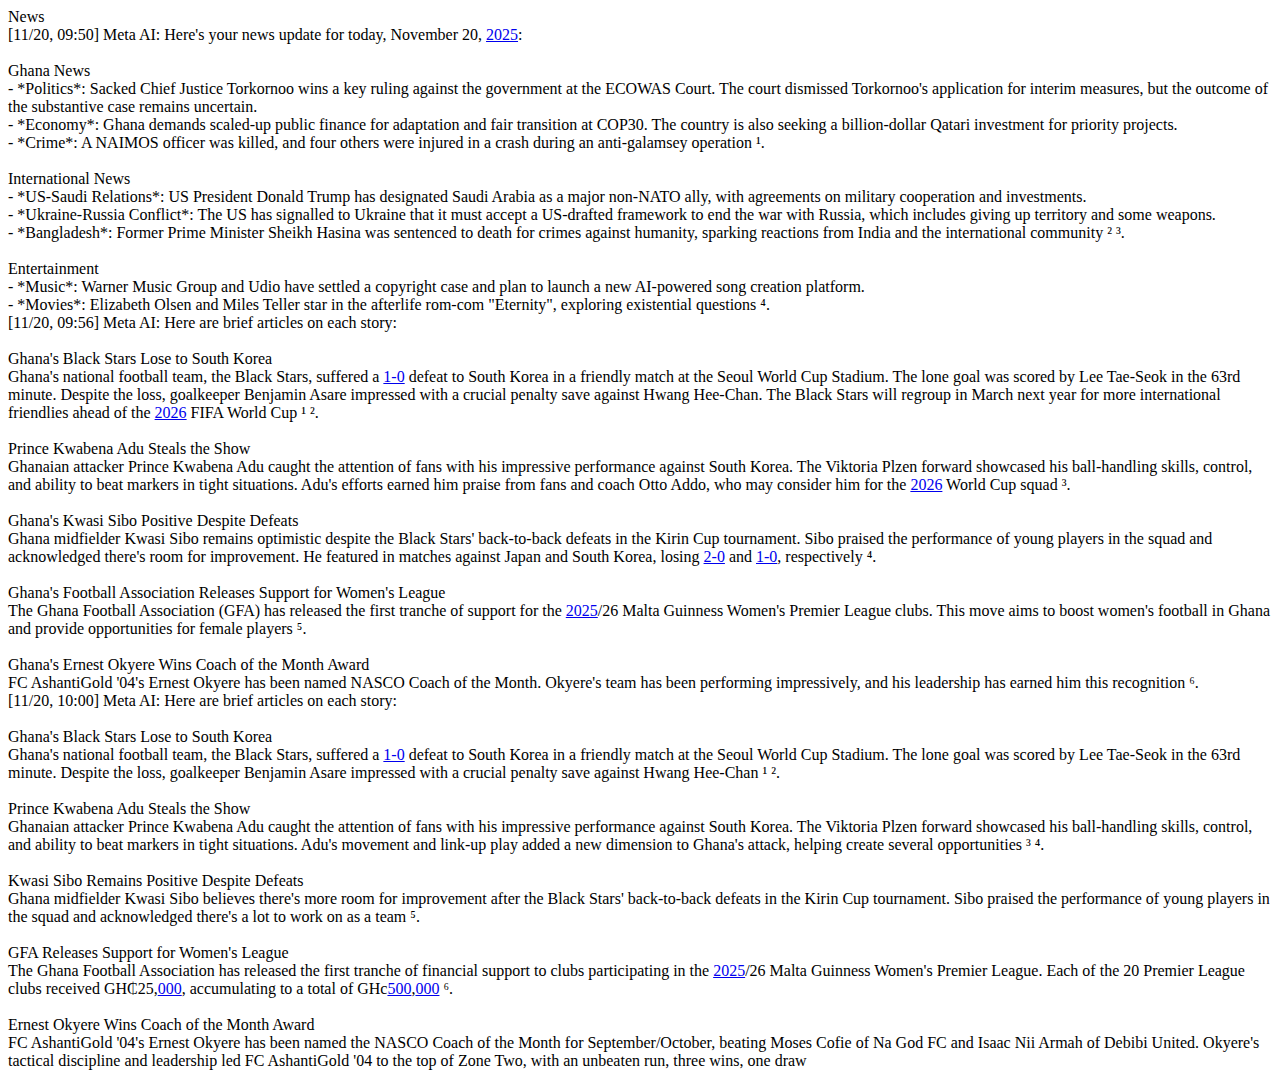
<file: Official/bluetooth_content_share.html>
<html><head><meta http-equiv="Content-Type" content="text/html; charset=UTF-8"/></head><body>News<br>[11/20, 09:50] Meta AI: Here's your news update for today, November 20, <a href="tel:2025">2025</a>:<br><br>Ghana News<br>- *Politics*: Sacked Chief Justice Torkornoo wins a key ruling against the government at the ECOWAS Court. The court dismissed Torkornoo's application for interim measures, but the outcome of the substantive case remains uncertain.<br>- *Economy*: Ghana demands scaled-up public finance for adaptation and fair transition at COP30. The country is also seeking a billion-dollar Qatari investment for priority projects.<br>- *Crime*: A NAIMOS officer was killed, and four others were injured in a crash during an anti-galamsey operation ¹.<br><br>International News<br>- *US-Saudi Relations*: US President Donald Trump has designated Saudi Arabia as a major non-NATO ally, with agreements on military cooperation and investments.<br>- *Ukraine-Russia Conflict*: The US has signalled to Ukraine that it must accept a US-drafted framework to end the war with Russia, which includes giving up territory and some weapons.<br>- *Bangladesh*: Former Prime Minister Sheikh Hasina was sentenced to death for crimes against humanity, sparking reactions from India and the international community ² ³.<br><br>Entertainment<br>- *Music*: Warner Music Group and Udio have settled a copyright case and plan to launch a new AI-powered song creation platform.<br>- *Movies*: Elizabeth Olsen and Miles Teller star in the afterlife rom-com "Eternity", exploring existential questions ⁴.<br>[11/20, 09:56] Meta AI: Here are brief articles on each story:<br><br>Ghana's Black Stars Lose to South Korea<br>Ghana's national football team, the Black Stars, suffered a <a href="tel:1-0">1-0</a> defeat to South Korea in a friendly match at the Seoul World Cup Stadium. The lone goal was scored by Lee Tae-Seok in the 63rd minute. Despite the loss, goalkeeper Benjamin Asare impressed with a crucial penalty save against Hwang Hee-Chan. The Black Stars will regroup in March next year for more international friendlies ahead of the <a href="tel:2026">2026</a> FIFA World Cup ¹ ².<br><br>Prince Kwabena Adu Steals the Show<br>Ghanaian attacker Prince Kwabena Adu caught the attention of fans with his impressive performance against South Korea. The Viktoria Plzen forward showcased his ball-handling skills, control, and ability to beat markers in tight situations. Adu's efforts earned him praise from fans and coach Otto Addo, who may consider him for the <a href="tel:2026">2026</a> World Cup squad ³.<br><br>Ghana's Kwasi Sibo Positive Despite Defeats<br>Ghana midfielder Kwasi Sibo remains optimistic despite the Black Stars' back-to-back defeats in the Kirin Cup tournament. Sibo praised the performance of young players in the squad and acknowledged there's room for improvement. He featured in matches against Japan and South Korea, losing <a href="tel:2-0">2-0</a> and <a href="tel:1-0">1-0</a>, respectively ⁴.<br><br>Ghana's Football Association Releases Support for Women's League<br>The Ghana Football Association (GFA) has released the first tranche of support for the <a href="tel:2025">2025</a>/26 Malta Guinness Women's Premier League clubs. This move aims to boost women's football in Ghana and provide opportunities for female players ⁵.<br><br>Ghana's Ernest Okyere Wins Coach of the Month Award<br>FC AshantiGold '04's Ernest Okyere has been named NASCO Coach of the Month. Okyere's team has been performing impressively, and his leadership has earned him this recognition ⁶.<br>[11/20, 10:00] Meta AI: Here are brief articles on each story:<br><br>Ghana's Black Stars Lose to South Korea<br>Ghana's national football team, the Black Stars, suffered a <a href="tel:1-0">1-0</a> defeat to South Korea in a friendly match at the Seoul World Cup Stadium. The lone goal was scored by Lee Tae-Seok in the 63rd minute. Despite the loss, goalkeeper Benjamin Asare impressed with a crucial penalty save against Hwang Hee-Chan ¹ ².<br><br>Prince Kwabena Adu Steals the Show<br>Ghanaian attacker Prince Kwabena Adu caught the attention of fans with his impressive performance against South Korea. The Viktoria Plzen forward showcased his ball-handling skills, control, and ability to beat markers in tight situations. Adu's movement and link-up play added a new dimension to Ghana's attack, helping create several opportunities ³ ⁴.<br><br>Kwasi Sibo Remains Positive Despite Defeats<br>Ghana midfielder Kwasi Sibo believes there's more room for improvement after the Black Stars' back-to-back defeats in the Kirin Cup tournament. Sibo praised the performance of young players in the squad and acknowledged there's a lot to work on as a team ⁵.<br><br>GFA Releases Support for Women's League<br>The Ghana Football Association has released the first tranche of financial support to clubs participating in the <a href="tel:2025">2025</a>/26 Malta Guinness Women's Premier League. Each of the 20 Premier League clubs received GH₵25,<a href="tel:000">000</a>, accumulating to a total of GHc<a href="tel:500">500</a>,<a href="tel:000">000</a> ⁶.<br><br>Ernest Okyere Wins Coach of the Month Award<br>FC AshantiGold '04's Ernest Okyere has been named the NASCO Coach of the Month for September/October, beating Moses Cofie of Na God FC and Isaac Nii Armah of Debibi United. Okyere's tactical discipline and leadership led FC AshantiGold '04 to the top of Zone Two, with an unbeaten run, three wins, one draw</body></html>
</file>
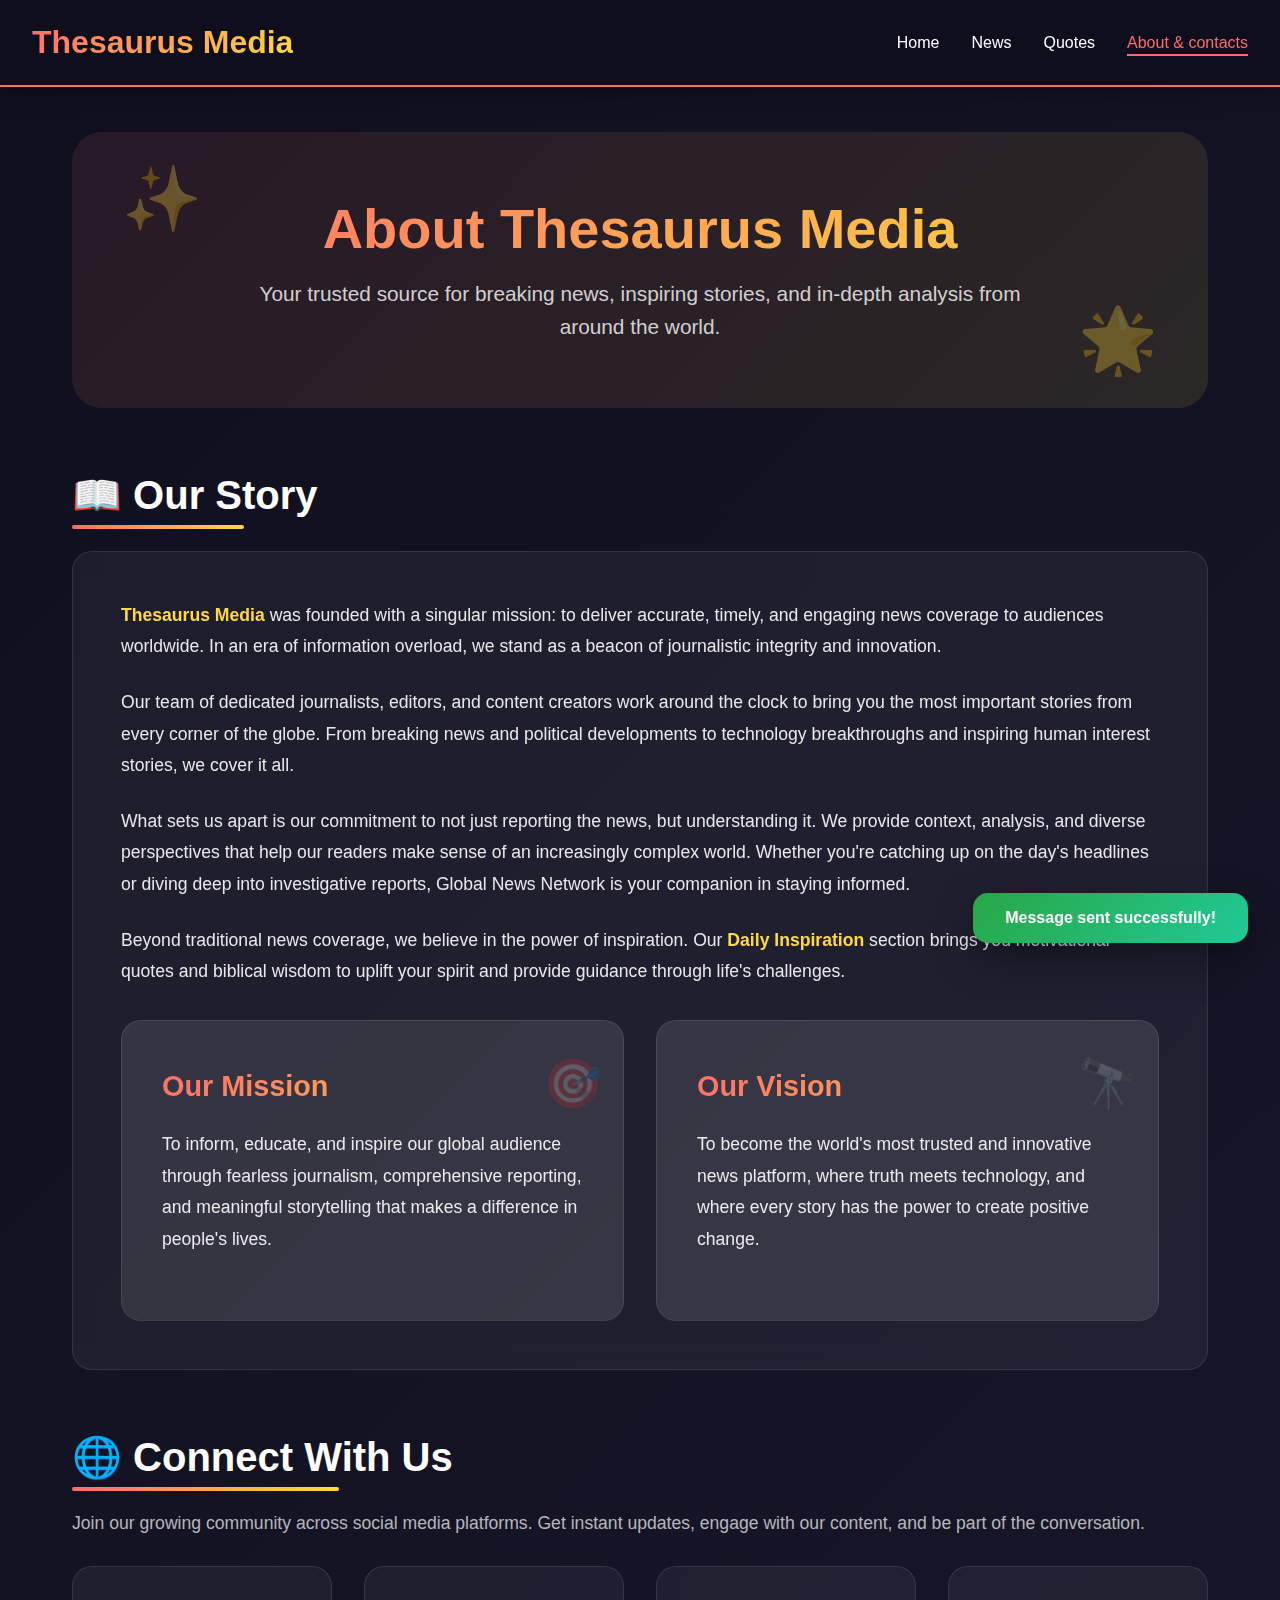
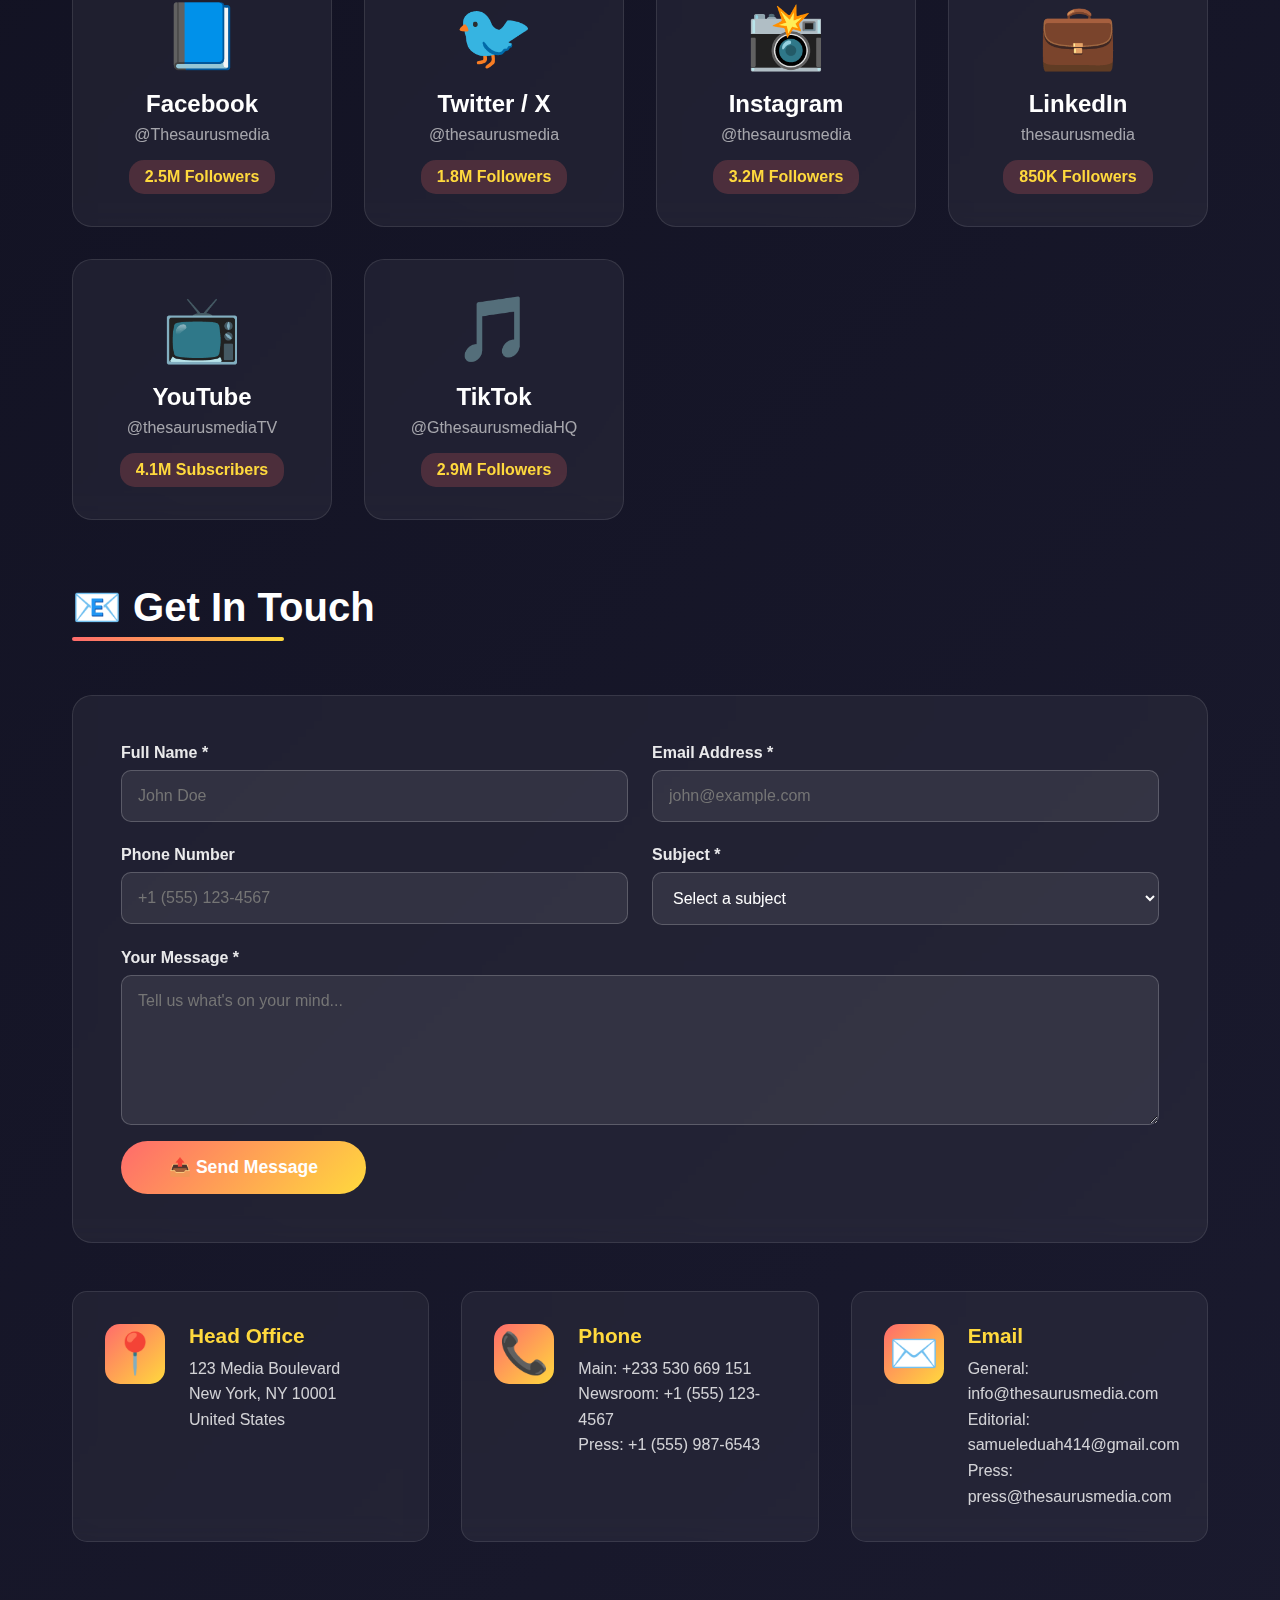
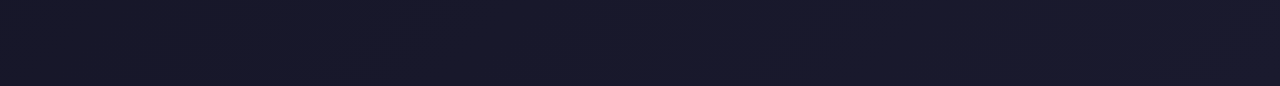
<file: Official/about/about.html>
<!DOCTYPE html>
<html lang="en">
<head>
    <meta charset="UTF-8">
    <meta name="viewport" content="width=device-width, initial-scale=1.0">
    <title>About & Contact-Thesaurus Media </title>
    <link rel="stylesheet" type="text/css" href="../Style/about.css">
</head>
<body>
    <header>
        <div class="header-content">
            <div class="logo">Thesaurus Media</div>
            <nav>
                <ul class="nav-links">
                    <li><a href="..\home\home.html">Home</a></li>
                    <li><a href="..\News\news.html">News</a></li>
                    <li><a href="..\quotes\quotes.html">Quotes</a></li>
                    <li><a href="..\about\about.html" class="active">About & contacts</a></li>
                </ul>
            </nav>
        </div>
    </header>

    <main>
        <section class="hero-section">
            <h1 class="page-title">About Thesaurus Media</h1>
            <p class="page-subtitle">Your trusted source for breaking news, inspiring stories, and in-depth analysis from around the world.</p>
        </section>

        <section class="section">
            <h2 class="section-title">📖 Our Story</h2>
            <div class="about-content">
                <p>
                    <strong>Thesaurus Media </strong> was founded with a singular mission: to deliver accurate, timely, and engaging news coverage to audiences worldwide. In an era of information overload, we stand as a beacon of journalistic integrity and innovation.
                </p>
                <p>
                    Our team of dedicated journalists, editors, and content creators work around the clock to bring you the most important stories from every corner of the globe. From breaking news and political developments to technology breakthroughs and inspiring human interest stories, we cover it all.
                </p>
                <p>
                    What sets us apart is our commitment to not just reporting the news, but understanding it. We provide context, analysis, and diverse perspectives that help our readers make sense of an increasingly complex world. Whether you're catching up on the day's headlines or diving deep into investigative reports, Global News Network is your companion in staying informed.
                </p>
                <p>
                    Beyond traditional news coverage, we believe in the power of inspiration. Our <strong>Daily Inspiration</strong> section brings you motivational quotes and biblical wisdom to uplift your spirit and provide guidance through life's challenges.
                </p>

                <div class="mission-vision">
                    <div class="mission-card">
                        <h3>Our Mission</h3>
                        <p>To inform, educate, and inspire our global audience through fearless journalism, comprehensive reporting, and meaningful storytelling that makes a difference in people's lives.</p>
                    </div>
                    <div class="vision-card">
                        <h3>Our Vision</h3>
                        <p>To become the world's most trusted and innovative news platform, where truth meets technology, and where every story has the power to create positive change.</p>
                    </div>
                </div>
            </div>
        </section>

        <section class="section">
            <h2 class="section-title">🌐 Connect With Us</h2>
            <p style="color: rgba(255, 255, 255, 0.7); margin-bottom: 2rem; font-size: 1.1rem;">
                Join our growing community across social media platforms. Get instant updates, engage with our content, and be part of the conversation.
            </p>
            <div class="social-media-grid">
                <div class="social-card facebook" onclick="openSocial('facebook')">
                    <span class="social-icon">📘</span>
                    <h3>Facebook</h3>
                    <p class="social-handle">@Thesaurusmedia</p>
                    <span class="followers">2.5M Followers</span>
                </div>

                <div class="social-card twitter" onclick="openSocial('twitter')">
                    <span class="social-icon">🐦</span>
                    <h3>Twitter / X</h3>
                    <p class="social-handle">@thesaurusmedia</p>
                    <span class="followers">1.8M Followers</span>
                </div>

                <div class="social-card instagram" onclick="openSocial('instagram')">
                    <span class="social-icon">📸</span>
                    <h3>Instagram</h3>
                    <p class="social-handle">@thesaurusmedia</p>
                    <span class="followers">3.2M Followers</span>
                </div>

                <div class="social-card linkedin" onclick="openSocial('linkedin')">
                    <span class="social-icon">💼</span>
                    <h3>LinkedIn</h3>
                    <p class="social-handle">thesaurusmedia</p>
                    <span class="followers">850K Followers</span>
                </div>

                <div class="social-card youtube" onclick="openSocial('youtube')">
                    <span class="social-icon">📺</span>
                    <h3>YouTube</h3>
                    <p class="social-handle">@thesaurusmediaTV</p>
                    <span class="followers">4.1M Subscribers</span>
                </div>

                <div class="social-card tiktok" onclick="openSocial('tiktok')">
                    <span class="social-icon">🎵</span>
                    <h3>TikTok</h3>
                    <p class="social-handle">@GthesaurusmediaHQ</p>
                    <span class="followers">2.9M Followers</span>
                </div>
            </div>
        </section>

        <section class="section">
            <h2 class="section-title">📧 Get In Touch</h2>
            <div class="contact-form-container">
                <form id="contactForm">
                    <div class="form-row">
                        <div class="form-group">
                            <label for="name">Full Name *</label>
                            <input type="text" id="name" name="name" required placeholder="John Doe">
                        </div>
                        <div class="form-group">
                            <label for="email">Email Address *</label>
                            <input type="email" id="email" name="email" required placeholder="john@example.com">
                        </div>
                    </div>

                    <div class="form-row">
                        <div class="form-group">
                            <label for="phone">Phone Number</label>
                            <input type="tel" id="phone" name="phone" placeholder="+1 (555) 123-4567">
                        </div>
                        <div class="form-group">
                            <label for="subject">Subject *</label>
                            <select id="subject" name="subject" required>
                                <option value="">Select a subject</option>
                                <option value="general">General Inquiry</option>
                                <option value="press">Press Release</option>
                                <option value="partnership">Partnership Opportunity</option>
                                <option value="feedback">Feedback</option>
                                <option value="correction">News Correction</option>
                                <option value="tip">News Tip</option>
                                <option value="other">Other</option>
                            </select>
                        </div>
                    </div>

                    <div class="form-group">
                        <label for="message">Your Message *</label>
                        <textarea id="message" name="message" required placeholder="Tell us what's on your mind..."></textarea>
                    </div>

                    <button type="submit" class="submit-btn">📤 Send Message</button>
                </form>
            </div>

            <div class="contact-info">
                <div class="info-card">
                    <div class="info-icon">📍</div>
                    <div class="info-content">
                        <h3>Head Office</h3>
                        <p>123 Media Boulevard<br>New York, NY 10001<br>United States</p>
                    </div>
                </div>

                <div class="info-card">
                    <div class="info-icon">📞</div>
                    <div class="info-content">
                        <h3>Phone</h3>
                        <p>Main: +233 530 669 151<br>Newsroom: +1 (555) 123-4567<br>Press: +1 (555) 987-6543</p>
                    </div>
                </div>

                <div class="info-card">
                    <div class="info-icon">✉️</div>
                    <div class="info-content">
                        <h3>Email</h3>
                        <p>General: info@thesaurusmedia.com<br>Editorial: samueleduah414@gmail.com<br>Press: press@thesaurusmedia.com</p>
                    </div>
                </div>
            </div>
        </section>
    </main>

    <div class="toast" id="toast">
        <span id="toastMessage">Message sent successfully!</span>
    </div>

    <script>
        // Handle form submission
        document.getElementById('contactForm').addEventListener('submit', function(e) {
            e.preventDefault();
            
            // Get form data
            const formData = {
                name: document.getElementById('name').value,
                email: document.getElementById('email').value,
                phone: document.getElementById('phone').value,
                subject: document.getElementById('subject').value,
                message: document.getElementById('message').value
            };

            // Simulate form submission
            console.log('Form submitted:', formData);
            
            // Show success message
            showToast('✅ Thank you! Your message has been sent successfully. We\'ll get back to you soon!');
            
            // Reset form
            this.reset();
        });

        function showToast(message) {
            const toast = document.getElementById('toast');
            const toastMessage = document.getElementById('toastMessage');
            toastMessage.textContent = message;
            toast.classList.add('show');
            
            setTimeout(() => {
                toast.classList.remove('show');
            }, 4000);
        }

        function openSocial(platform) {
            const urls = {
                facebook: 'https://facebook.com/GlobalNewsNetwork',
                twitter: 'https://twitter.com/GlobalNewsNet',
                instagram: 'https://instagram.com/GlobalNews',
                linkedin: 'https://linkedin.com/company/global-news-network',
                youtube: 'https://youtube.com/@GlobalNewsTV',
                tiktok: 'https://tiktok.com/@GlobalNewsHQ'
            };

            const url = urls[platform];
            if (url) {
                window.open(url, '_blank');
                showToast(`🚀 Opening ${platform.charAt(0).toUpperCase() + platform.slice(1)}...`);
            }
        }

        // Add smooth scroll behavior
        document.querySelectorAll('a[href^="#"]').forEach(anchor => {
            anchor.addEventListener('click', function (e) {
                e.preventDefault();
                const target = document.querySelector(this.getAttribute('href'));
                if (target) {
                    target.scrollIntoView({
                        behavior: 'smooth',
                        block: 'start'
                    });
                }
            });
        });
    </script>
</body>
</html>
</file>
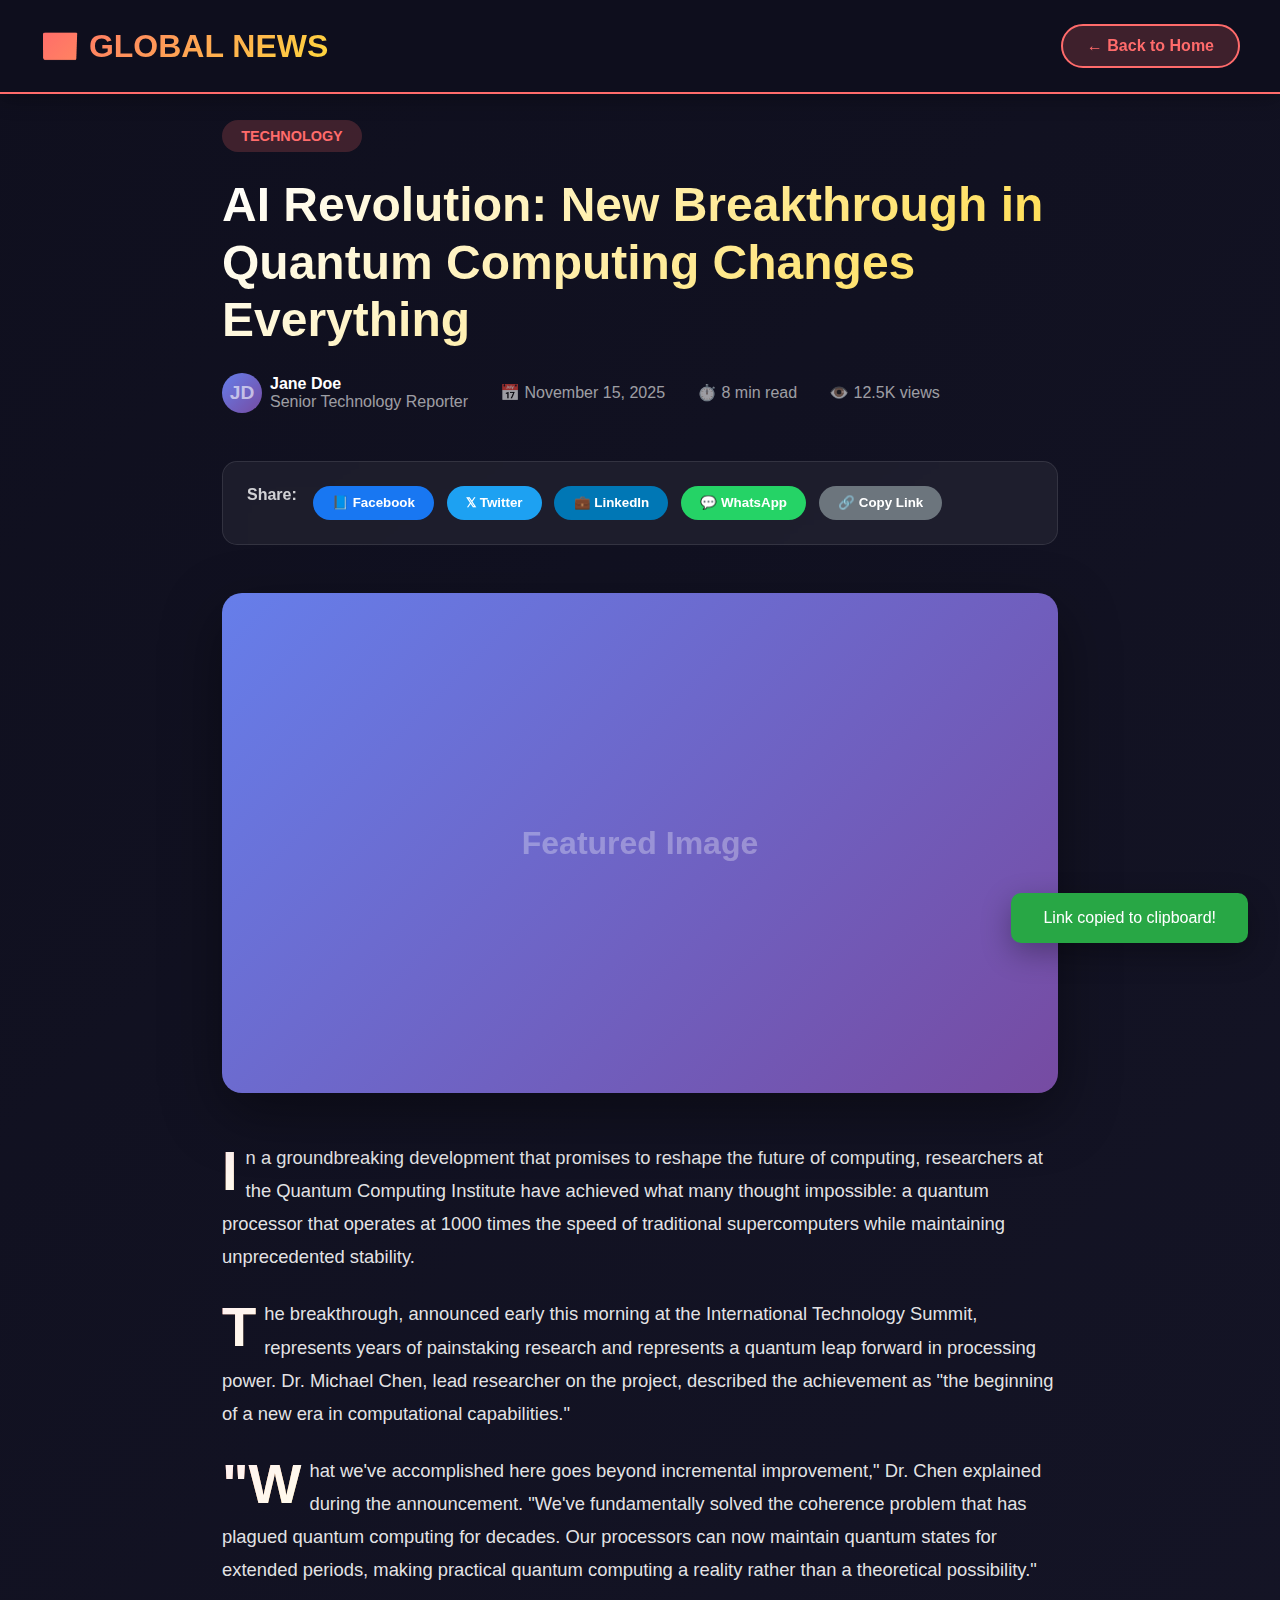
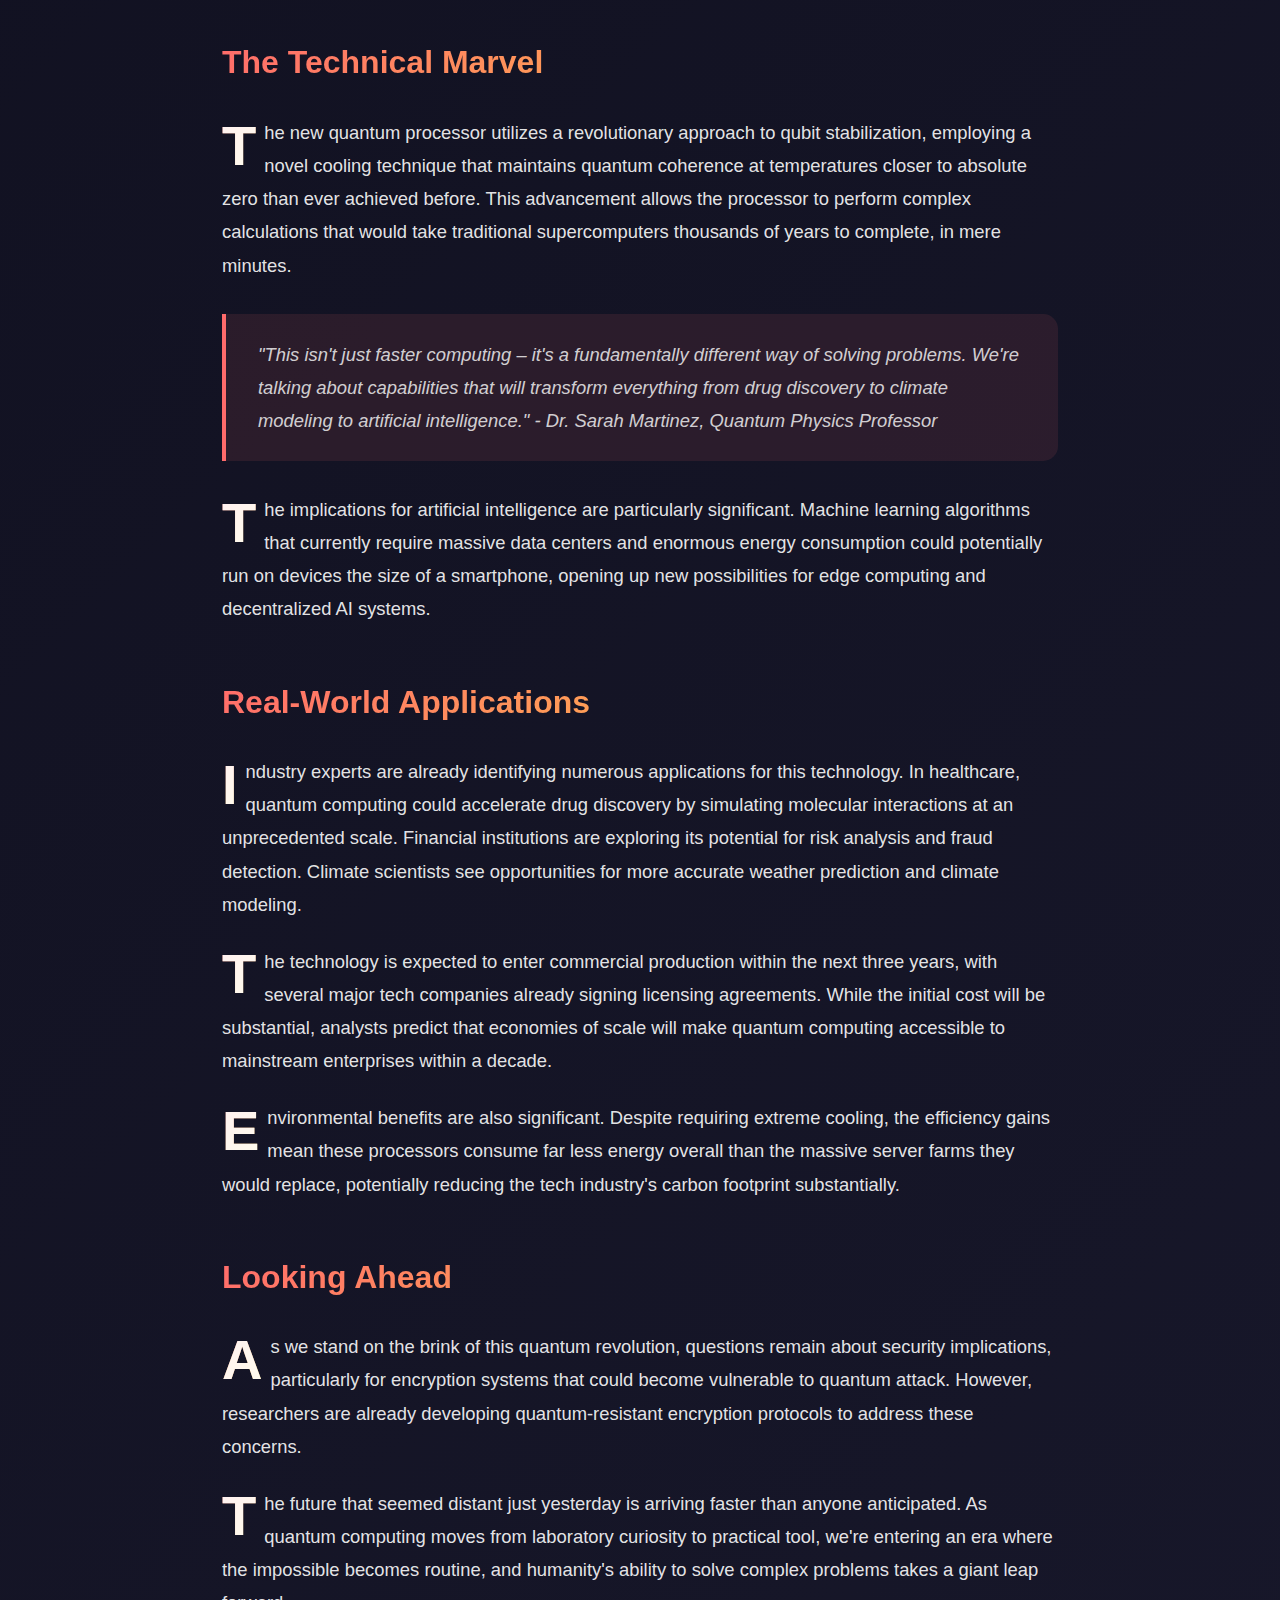
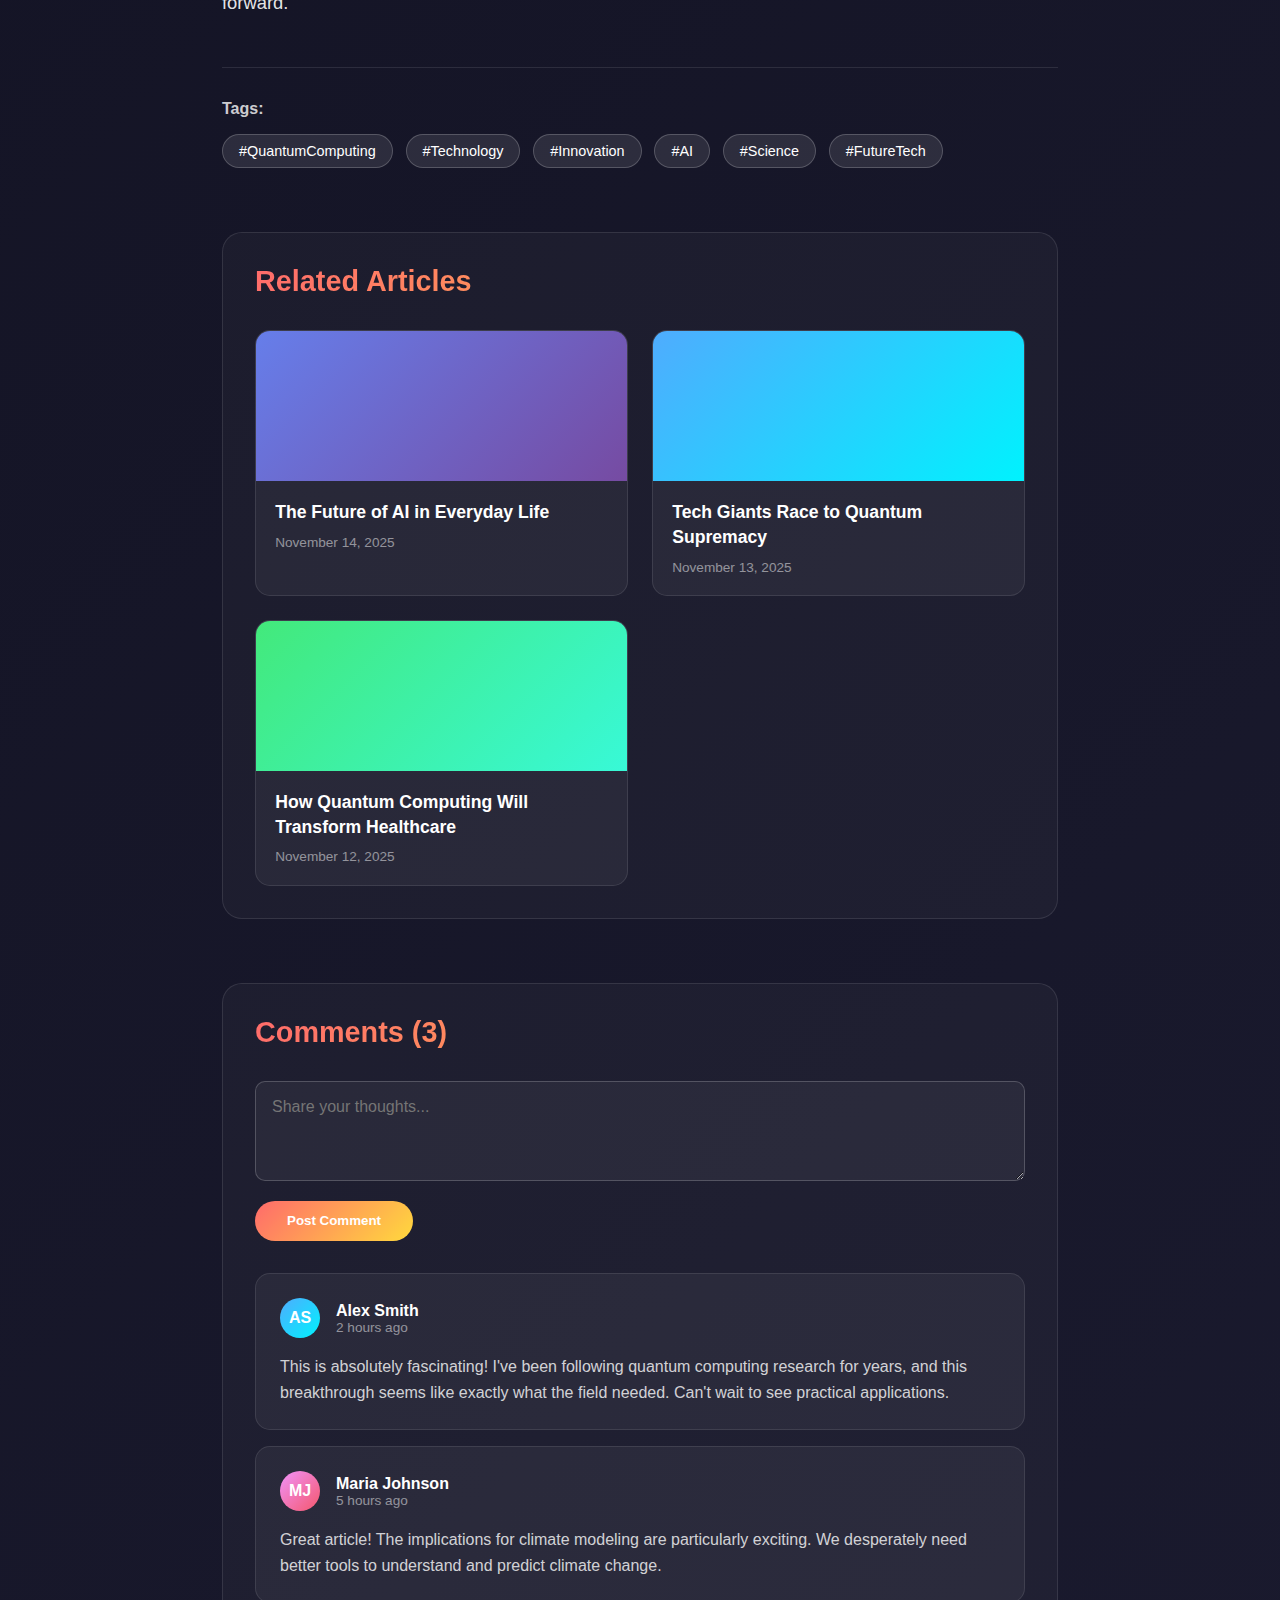
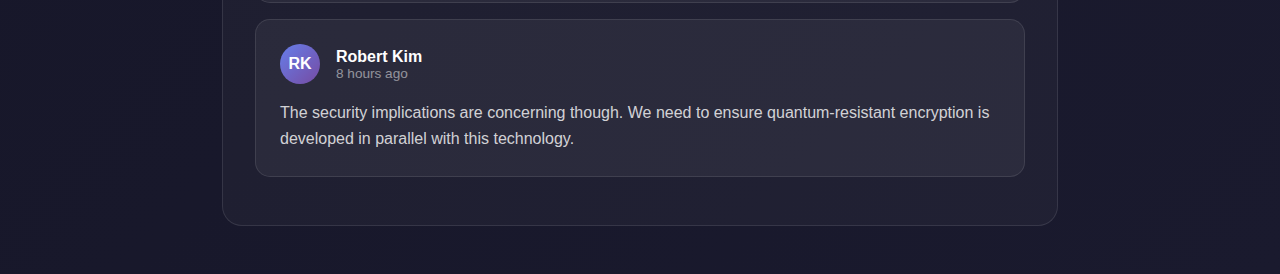
<file: Official/News/article-reader-page.html>
<!DOCTYPE html>
<html lang="en">
<head>
    <meta charset="UTF-8">
    <meta name="viewport" content="width=device-width, initial-scale=1.0">
    <title>Article - Global News Network</title>
    <style>
        * {
            margin: 0;
            padding: 0;
            box-sizing: border-box;
        }

        body {
            font-family: -apple-system, BlinkMacSystemFont, 'Segoe UI', Roboto, Oxygen, Ubuntu, Cantarell, sans-serif;
            background: linear-gradient(135deg, #0f0f1e 0%, #1a1a2e 100%);
            color: #fff;
            overflow-x: hidden;
        }

        header {
            background: rgba(15, 15, 30, 0.95);
            backdrop-filter: blur(10px);
            padding: 1.5rem 2rem;
            position: fixed;
            width: 100%;
            top: 0;
            z-index: 1000;
            border-bottom: 2px solid #ff6b6b;
            box-shadow: 0 4px 20px rgba(0, 0, 0, 0.3);
            animation: slideDown 0.5s ease-out;
        }

        @keyframes slideDown {
            from {
                transform: translateY(-100%);
            }
            to {
                transform: translateY(0);
            }
        }

        .header-content {
            max-width: 1200px;
            margin: 0 auto;
            display: flex;
            justify-content: space-between;
            align-items: center;
        }

        .logo {
            font-size: 2rem;
            font-weight: bold;
            background: linear-gradient(135deg, #ff6b6b, #ffd93d);
            -webkit-background-clip: text;
            -webkit-text-fill-color: transparent;
            background-clip: text;
            text-decoration: none;
            transition: transform 0.3s ease;
        }

        .logo:hover {
            transform: scale(1.05);
        }

        .back-button {
            background: rgba(255, 107, 107, 0.2);
            color: #ff6b6b;
            border: 2px solid #ff6b6b;
            padding: 0.7rem 1.5rem;
            border-radius: 25px;
            text-decoration: none;
            font-weight: bold;
            transition: all 0.3s ease;
            display: flex;
            align-items: center;
            gap: 0.5rem;
        }

        .back-button:hover {
            background: #ff6b6b;
            color: white;
            transform: translateX(-5px);
        }

        main {
            max-width: 900px;
            margin: 120px auto 3rem;
            padding: 0 2rem;
            animation: fadeIn 0.8s ease-out;
        }

        @keyframes fadeIn {
            from {
                opacity: 0;
                transform: translateY(30px);
            }
            to {
                opacity: 1;
                transform: translateY(0);
            }
        }

        .article-header {
            margin-bottom: 3rem;
        }

        .article-category {
            display: inline-block;
            background: rgba(255, 107, 107, 0.2);
            color: #ff6b6b;
            padding: 0.5rem 1.2rem;
            border-radius: 20px;
            font-size: 0.9rem;
            font-weight: bold;
            text-transform: uppercase;
            margin-bottom: 1.5rem;
            animation: slideInLeft 0.6s ease-out;
        }

        @keyframes slideInLeft {
            from {
                opacity: 0;
                transform: translateX(-30px);
            }
            to {
                opacity: 1;
                transform: translateX(0);
            }
        }

        .article-title {
            font-size: 3rem;
            line-height: 1.2;
            margin-bottom: 1.5rem;
            background: linear-gradient(135deg, #fff, #ffd93d);
            -webkit-background-clip: text;
            -webkit-text-fill-color: transparent;
            background-clip: text;
            animation: slideInRight 0.6s ease-out;
        }

        @keyframes slideInRight {
            from {
                opacity: 0;
                transform: translateX(30px);
            }
            to {
                opacity: 1;
                transform: translateX(0);
            }
        }

        .article-meta {
            display: flex;
            gap: 2rem;
            align-items: center;
            flex-wrap: wrap;
            color: rgba(255, 255, 255, 0.6);
            margin-bottom: 2rem;
            animation: fadeIn 0.8s ease-out 0.3s backwards;
        }

        .meta-item {
            display: flex;
            align-items: center;
            gap: 0.5rem;
        }

        .author-avatar {
            width: 40px;
            height: 40px;
            border-radius: 50%;
            background: linear-gradient(135deg, #667eea, #764ba2);
            display: flex;
            align-items: center;
            justify-content: center;
            font-weight: bold;
            font-size: 1.2rem;
        }

        .share-section {
            display: flex;
            gap: 1rem;
            padding: 1.5rem;
            background: rgba(255, 255, 255, 0.05);
            border-radius: 15px;
            margin-bottom: 3rem;
            backdrop-filter: blur(10px);
            border: 1px solid rgba(255, 255, 255, 0.1);
            animation: fadeIn 0.8s ease-out 0.4s backwards;
        }

        .share-label {
            font-weight: bold;
            color: rgba(255, 255, 255, 0.8);
        }

        .share-buttons {
            display: flex;
            gap: 0.8rem;
            flex-wrap: wrap;
        }

        .share-btn {
            padding: 0.6rem 1.2rem;
            border: none;
            border-radius: 25px;
            cursor: pointer;
            font-weight: bold;
            transition: all 0.3s ease;
            color: white;
            display: flex;
            align-items: center;
            gap: 0.5rem;
        }

        .share-btn:hover {
            transform: translateY(-3px);
            box-shadow: 0 10px 20px rgba(0, 0, 0, 0.3);
        }

        .share-btn:active {
            transform: translateY(-1px);
        }

        .share-facebook {
            background: #1877f2;
        }

        .share-twitter {
            background: #1da1f2;
        }

        .share-linkedin {
            background: #0077b5;
        }

        .share-whatsapp {
            background: #25d366;
        }

        .share-copy {
            background: #6c757d;
        }

        .feature-image {
            width: 100%;
            height: 500px;
            border-radius: 20px;
            background: linear-gradient(135deg, #667eea 0%, #764ba2 100%);
            margin-bottom: 3rem;
            overflow: hidden;
            position: relative;
            box-shadow: 0 20px 60px rgba(0, 0, 0, 0.4);
            animation: scaleIn 0.8s ease-out 0.2s backwards;
        }

        @keyframes scaleIn {
            from {
                opacity: 0;
                transform: scale(0.9);
            }
            to {
                opacity: 1;
                transform: scale(1);
            }
        }

        .feature-image::after {
            content: 'Featured Image';
            position: absolute;
            top: 50%;
            left: 50%;
            transform: translate(-50%, -50%);
            font-size: 2rem;
            font-weight: bold;
            opacity: 0.3;
        }

        .article-content {
            font-size: 1.15rem;
            line-height: 1.8;
            color: rgba(255, 255, 255, 0.9);
        }

        .article-content p {
            margin-bottom: 1.5rem;
            animation: fadeInUp 0.6s ease-out backwards;
        }

        .article-content p:nth-child(1) { animation-delay: 0.5s; }
        .article-content p:nth-child(2) { animation-delay: 0.6s; }
        .article-content p:nth-child(3) { animation-delay: 0.7s; }
        .article-content p:nth-child(4) { animation-delay: 0.8s; }
        .article-content p:nth-child(5) { animation-delay: 0.9s; }

        @keyframes fadeInUp {
            from {
                opacity: 0;
                transform: translateY(20px);
            }
            to {
                opacity: 1;
                transform: translateY(0);
            }
        }

        .article-content p:first-letter {
            font-size: 3.5rem;
            font-weight: bold;
            float: left;
            line-height: 1;
            margin: 0.1rem 0.5rem 0 0;
            background: linear-gradient(135deg, #ff6b6b, #ffd93d);
            -webkit-background-clip: text;
            -webkit-text-fill-color: transparent;
            background-clip: text;
        }

        .article-content h2 {
            font-size: 2rem;
            margin: 3rem 0 1.5rem;
            background: linear-gradient(135deg, #ff6b6b, #ffd93d);
            -webkit-background-clip: text;
            -webkit-text-fill-color: transparent;
            background-clip: text;
        }

        .article-content blockquote {
            border-left: 4px solid #ff6b6b;
            padding: 1.5rem 2rem;
            margin: 2rem 0;
            background: rgba(255, 107, 107, 0.1);
            border-radius: 0 15px 15px 0;
            font-style: italic;
            color: rgba(255, 255, 255, 0.8);
        }

        .tags-section {
            margin-top: 3rem;
            padding-top: 2rem;
            border-top: 1px solid rgba(255, 255, 255, 0.1);
        }

        .tags-label {
            font-weight: bold;
            margin-bottom: 1rem;
            display: block;
            color: rgba(255, 255, 255, 0.8);
        }

        .tags {
            display: flex;
            gap: 0.8rem;
            flex-wrap: wrap;
        }

        .tag {
            background: rgba(255, 255, 255, 0.1);
            padding: 0.5rem 1rem;
            border-radius: 20px;
            font-size: 0.9rem;
            transition: all 0.3s ease;
            cursor: pointer;
            border: 1px solid rgba(255, 255, 255, 0.2);
        }

        .tag:hover {
            background: rgba(255, 107, 107, 0.3);
            border-color: #ff6b6b;
            transform: translateY(-2px);
        }

        .related-articles {
            margin-top: 4rem;
            padding: 2rem;
            background: rgba(255, 255, 255, 0.03);
            border-radius: 20px;
            border: 1px solid rgba(255, 255, 255, 0.1);
        }

        .related-title {
            font-size: 1.8rem;
            margin-bottom: 2rem;
            background: linear-gradient(135deg, #ff6b6b, #ffd93d);
            -webkit-background-clip: text;
            -webkit-text-fill-color: transparent;
            background-clip: text;
        }

        .related-grid {
            display: grid;
            grid-template-columns: repeat(auto-fit, minmax(250px, 1fr));
            gap: 1.5rem;
        }

        .related-card {
            background: rgba(255, 255, 255, 0.05);
            border-radius: 15px;
            overflow: hidden;
            transition: all 0.4s ease;
            cursor: pointer;
            border: 1px solid rgba(255, 255, 255, 0.1);
        }

        .related-card:hover {
            transform: translateY(-5px);
            box-shadow: 0 15px 30px rgba(255, 107, 107, 0.2);
            border-color: #ff6b6b;
        }

        .related-image {
            width: 100%;
            height: 150px;
            background: linear-gradient(135deg, #f093fb 0%, #f5576c 100%);
        }

        .related-content {
            padding: 1.2rem;
        }

        .related-card-title {
            font-size: 1.1rem;
            margin-bottom: 0.5rem;
            line-height: 1.4;
        }

        .related-date {
            color: rgba(255, 255, 255, 0.5);
            font-size: 0.85rem;
        }

        .comment-section {
            margin-top: 4rem;
            padding: 2rem;
            background: rgba(255, 255, 255, 0.03);
            border-radius: 20px;
            border: 1px solid rgba(255, 255, 255, 0.1);
        }

        .comment-title {
            font-size: 1.8rem;
            margin-bottom: 2rem;
            background: linear-gradient(135deg, #ff6b6b, #ffd93d);
            -webkit-background-clip: text;
            -webkit-text-fill-color: transparent;
            background-clip: text;
        }

        .comment-form {
            margin-bottom: 2rem;
        }

        .comment-input {
            width: 100%;
            padding: 1rem;
            background: rgba(255, 255, 255, 0.05);
            border: 1px solid rgba(255, 255, 255, 0.2);
            border-radius: 10px;
            color: white;
            font-size: 1rem;
            margin-bottom: 1rem;
            resize: vertical;
            min-height: 100px;
            font-family: inherit;
        }

        .comment-input:focus {
            outline: none;
            border-color: #ff6b6b;
            background: rgba(255, 255, 255, 0.08);
        }

        .submit-comment {
            background: linear-gradient(135deg, #ff6b6b, #ffd93d);
            color: white;
            border: none;
            padding: 0.8rem 2rem;
            border-radius: 25px;
            font-weight: bold;
            cursor: pointer;
            transition: all 0.3s ease;
        }

        .submit-comment:hover {
            transform: translateY(-2px);
            box-shadow: 0 10px 20px rgba(255, 107, 107, 0.3);
        }

        .comments-list {
            margin-top: 2rem;
        }

        .comment {
            padding: 1.5rem;
            background: rgba(255, 255, 255, 0.05);
            border-radius: 15px;
            margin-bottom: 1rem;
            border: 1px solid rgba(255, 255, 255, 0.1);
            animation: fadeIn 0.5s ease-out;
        }

        .comment-header {
            display: flex;
            align-items: center;
            gap: 1rem;
            margin-bottom: 1rem;
        }

        .comment-avatar {
            width: 40px;
            height: 40px;
            border-radius: 50%;
            background: linear-gradient(135deg, #4facfe, #00f2fe);
            display: flex;
            align-items: center;
            justify-content: center;
            font-weight: bold;
        }

        .comment-author {
            font-weight: bold;
        }

        .comment-date {
            color: rgba(255, 255, 255, 0.5);
            font-size: 0.85rem;
        }

        .comment-text {
            color: rgba(255, 255, 255, 0.8);
            line-height: 1.6;
        }

        .toast {
            position: fixed;
            bottom: 2rem;
            right: 2rem;
            background: #28a745;
            color: white;
            padding: 1rem 2rem;
            border-radius: 10px;
            box-shadow: 0 10px 30px rgba(0, 0, 0, 0.3);
            transform: translateY(150%);
            transition: transform 0.3s ease;
            z-index: 2000;
        }

        .toast.show {
            transform: translateY(0);
        }

        @media (max-width: 768px) {
            .article-title {
                font-size: 2rem;
            }

            .feature-image {
                height: 300px;
            }

            .related-grid {
                grid-template-columns: 1fr;
            }

            .share-section {
                flex-direction: column;
            }
        }
    </style>
</head>
<body>
    <header>
        <div class="header-content">
            <a href="#" class="logo">📰 GLOBAL NEWS</a>
            <a href="#" class="back-button">← Back to Home</a>
        </div>
    </header>

    <main>
        <article>
            <div class="article-header">
                <span class="article-category">Technology</span>
                <h1 class="article-title">AI Revolution: New Breakthrough in Quantum Computing Changes Everything</h1>
                <div class="article-meta">
                    <div class="meta-item">
                        <div class="author-avatar">JD</div>
                        <div>
                            <div style="font-weight: bold; color: white;">Jane Doe</div>
                            <div>Senior Technology Reporter</div>
                        </div>
                    </div>
                    <div class="meta-item">📅 November 15, 2025</div>
                    <div class="meta-item">⏱️ 8 min read</div>
                    <div class="meta-item">👁️ 12.5K views</div>
                </div>
            </div>

            <div class="share-section">
                <span class="share-label">Share:</span>
                <div class="share-buttons">
                    <button class="share-btn share-facebook" onclick="shareArticle('facebook')">
                        📘 Facebook
                    </button>
                    <button class="share-btn share-twitter" onclick="shareArticle('twitter')">
                        𝕏 Twitter
                    </button>
                    <button class="share-btn share-linkedin" onclick="shareArticle('linkedin')">
                        💼 LinkedIn
                    </button>
                    <button class="share-btn share-whatsapp" onclick="shareArticle('whatsapp')">
                        💬 WhatsApp
                    </button>
                    <button class="share-btn share-copy" onclick="copyLink()">
                        🔗 Copy Link
                    </button>
                </div>
            </div>

            <div class="feature-image"></div>

            <div class="article-content">
                <p>In a groundbreaking development that promises to reshape the future of computing, researchers at the Quantum Computing Institute have achieved what many thought impossible: a quantum processor that operates at 1000 times the speed of traditional supercomputers while maintaining unprecedented stability.</p>

                <p>The breakthrough, announced early this morning at the International Technology Summit, represents years of painstaking research and represents a quantum leap forward in processing power. Dr. Michael Chen, lead researcher on the project, described the achievement as "the beginning of a new era in computational capabilities."</p>

                <p>"What we've accomplished here goes beyond incremental improvement," Dr. Chen explained during the announcement. "We've fundamentally solved the coherence problem that has plagued quantum computing for decades. Our processors can now maintain quantum states for extended periods, making practical quantum computing a reality rather than a theoretical possibility."</p>

                <h2>The Technical Marvel</h2>

                <p>The new quantum processor utilizes a revolutionary approach to qubit stabilization, employing a novel cooling technique that maintains quantum coherence at temperatures closer to absolute zero than ever achieved before. This advancement allows the processor to perform complex calculations that would take traditional supercomputers thousands of years to complete, in mere minutes.</p>

                <blockquote>
                    "This isn't just faster computing – it's a fundamentally different way of solving problems. We're talking about capabilities that will transform everything from drug discovery to climate modeling to artificial intelligence." - Dr. Sarah Martinez, Quantum Physics Professor
                </blockquote>

                <p>The implications for artificial intelligence are particularly significant. Machine learning algorithms that currently require massive data centers and enormous energy consumption could potentially run on devices the size of a smartphone, opening up new possibilities for edge computing and decentralized AI systems.</p>

                <h2>Real-World Applications</h2>

                <p>Industry experts are already identifying numerous applications for this technology. In healthcare, quantum computing could accelerate drug discovery by simulating molecular interactions at an unprecedented scale. Financial institutions are exploring its potential for risk analysis and fraud detection. Climate scientists see opportunities for more accurate weather prediction and climate modeling.</p>

                <p>The technology is expected to enter commercial production within the next three years, with several major tech companies already signing licensing agreements. While the initial cost will be substantial, analysts predict that economies of scale will make quantum computing accessible to mainstream enterprises within a decade.</p>

                <p>Environmental benefits are also significant. Despite requiring extreme cooling, the efficiency gains mean these processors consume far less energy overall than the massive server farms they would replace, potentially reducing the tech industry's carbon footprint substantially.</p>

                <h2>Looking Ahead</h2>

                <p>As we stand on the brink of this quantum revolution, questions remain about security implications, particularly for encryption systems that could become vulnerable to quantum attack. However, researchers are already developing quantum-resistant encryption protocols to address these concerns.</p>

                <p>The future that seemed distant just yesterday is arriving faster than anyone anticipated. As quantum computing moves from laboratory curiosity to practical tool, we're entering an era where the impossible becomes routine, and humanity's ability to solve complex problems takes a giant leap forward.</p>
            </div>

            <div class="tags-section">
                <span class="tags-label">Tags:</span>
                <div class="tags">
                    <span class="tag">#QuantumComputing</span>
                    <span class="tag">#Technology</span>
                    <span class="tag">#Innovation</span>
                    <span class="tag">#AI</span>
                    <span class="tag">#Science</span>
                    <span class="tag">#FutureTech</span>
                </div>
            </div>
        </article>

        <div class="related-articles">
            <h2 class="related-title">Related Articles</h2>
            <div class="related-grid">
                <div class="related-card" onclick="loadArticle()">
                    <div class="related-image" style="background: linear-gradient(135deg, #667eea 0%, #764ba2 100%);"></div>
                    <div class="related-content">
                        <h3 class="related-card-title">The Future of AI in Everyday Life</h3>
                        <span class="related-date">November 14, 2025</span>
                    </div>
                </div>
                <div class="related-card" onclick="loadArticle()">
                    <div class="related-image" style="background: linear-gradient(135deg, #4facfe 0%, #00f2fe 100%);"></div>
                    <div class="related-content">
                        <h3 class="related-card-title">Tech Giants Race to Quantum Supremacy</h3>
                        <span class="related-date">November 13, 2025</span>
                    </div>
                </div>
                <div class="related-card" onclick="loadArticle()">
                    <div class="related-image" style="background: linear-gradient(135deg, #43e97b 0%, #38f9d7 100%);"></div>
                    <div class="related-content">
                        <h3 class="related-card-title">How Quantum Computing Will Transform Healthcare</h3>
                        <span class="related-date">November 12, 2025</span>
                    </div>
                </div>
            </div>
        </div>

        <div class="comment-section">
            <h2 class="comment-title">Comments (3)</h2>
            <div class="comment-form">
                <textarea class="comment-input" id="commentInput" placeholder="Share your thoughts..."></textarea>
                <button class="submit-comment" onclick="submitComment()">Post Comment</button>
            </div>
            <div class="comments-list" id="commentsList">
                <div class="comment">
                    <div class="comment-header">
                        <div class="comment-avatar">AS</div>
                        <div>
                            <div class="comment-author">Alex Smith</div>
                            <div class="comment-date">2 hours ago</div>
                        </div>
                    </div>
                    <div class="comment-text">This is absolutely fascinating! I've been following quantum computing research for years, and this breakthrough seems like exactly what the field needed. Can't wait to see practical applications.</div>
                </div>
                <div class="comment">
                    <div class="comment-header">
                        <div class="comment-avatar" style="background: linear-gradient(135deg, #f093fb, #f5576c);">MJ</div>
                        <div>
                            <div class="comment-author">Maria Johnson</div>
                            <div class="comment-date">5 hours ago</div>
                        </div>
                    </div>
                    <div class="comment-text">Great article! The implications for climate modeling are particularly exciting. We desperately need better tools to understand and predict climate change.</div>
                </div>
                <div class="comment">
                    <div class="comment-header">
                        <div class="comment-avatar" style="background: linear-gradient(135deg, #667eea, #764ba2);">RK</div>
                        <div>
                            <div class="comment-author">Robert Kim</div>
                            <div class="comment-date">8 hours ago</div>
                        </div>
                    </div>
                    <div class="comment-text">The security implications are concerning though. We need to ensure quantum-resistant encryption is developed in parallel with this technology.</div>
                </div>
            </div>
        </div>
    </main>

    <div class="toast" id="toast">Link copied to clipboard!</div>

    <script>
        function shareArticle(platform) {
            const url = encodeURIComponent(window.location.href);
            const title = encodeURIComponent('AI Revolution: New Breakthrough in Quantum Computing Changes Everything');
            
            let shareUrl;
            switch(platform) {
                case 'facebook':
                    shareUrl = `https://www.facebook.com/sharer/sharer.php?u=${url}`;
                    break;
                case 'twitter':
                    shareUrl = `https://twitter.com/intent/tweet?text=${title}&url=${url}`;
                    break;
                case 'linkedin':
                    shareUrl = `https://www.linkedin.com/sharing/share-offsite/?url=${url}`;
                    break;
                case 'whatsapp':
                    shareUrl = `https://wa.me/?text=${title}%20${url}`;
                    break;
            }
            
            window.open(shareUrl, '_blank', 'width=600,height=400');
        }

        function copyLink() {
            const url = window.location.href;
            navigator.clipboard.writeText(url).then(() => {
                showToast();
            }).catch(() => {
                // Fallback for older browsers
                const textArea = document.createElement('textarea');
                textArea.value = url;
                document.body.appendChild(textArea);
                textArea.select();
                document.execCommand('copy');
                document.body.removeChild(textArea);
                showToast();
            });
        }

        function showToast() {
            const toast = document.getElementById('toast');
            toast.classList.add('show');
            setTimeout(() => {
                toast.classList.remove('show');
            }, 3000);
        }

        function submitComment() {
            const input = document.getElementById('commentInput');
            const text = input.value.trim();
            
            if (text === '') {
                return;
            }

            const commentsList = document.getElementById('commentsList');
            const comment = document.createElement('div');
            comment.className = 'comment';
            
            const initials = 'YO';
            const colors = [
                'linear-gradient(135deg, #f093fb, #f5576c)',
                'linear-gradient(135deg, #4facfe, #00f2fe)',
                'linear-gradient(135deg, #43e97b, #38f9d7)',
                'linear-gradient(135deg, #fa709a, #fee140)'
            ];
            const randomColor = colors[Math.floor(Math.random() * colors.length)];
            
            comment.innerHTML = `
                <div class="comment-header">
                    <div class="comment-avatar" style="background: ${randomColor};">${initials}</div>
                    <div>
                        <div class="comment-author">You</div>
                        <div class="comment-date">Just now</div>
                    </div>
                </div>
                <div class="comment-text">${text}</div>
            `;
            
            commentsList.insertBefore(comment, commentsList.firstChild);
            input.value = '';
            
            // Update comment count
            const commentTitle = document.querySelector('.comment-title');
            const currentCount = parseInt(commentTitle.textContent.match(/\d+/)[0]);
            commentTitle.textContent = `Comments (${currentCount + 1})`;
        }

        function loadArticle() {
            window.scrollTo({ top: 0, behavior: 'smooth' });
        }

        // Allow Enter key to submit comment (with Shift+Enter for new line)
        document.getElementById('commentInput').addEventListener('keydown', function(e) {
            if (e.key === 'Enter' && !e.shiftKey) {
                e.preventDefault();
</file>
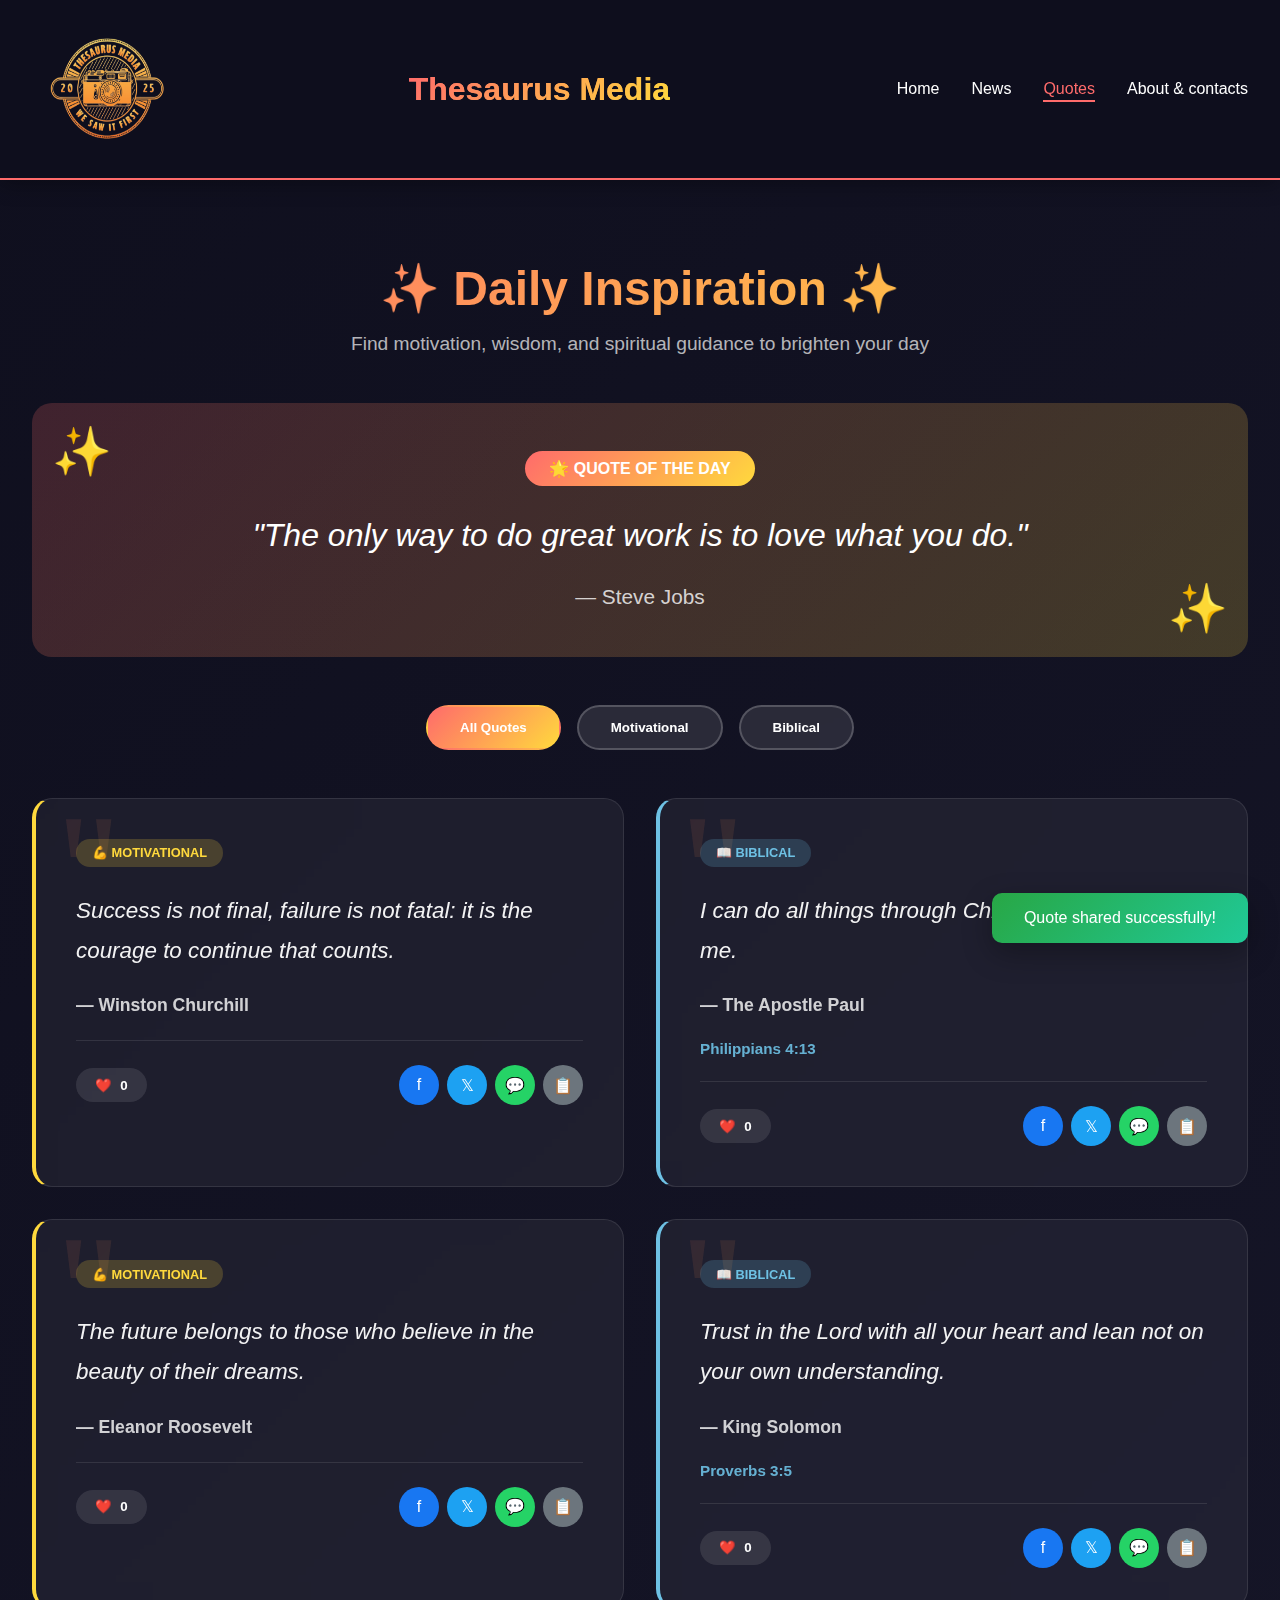
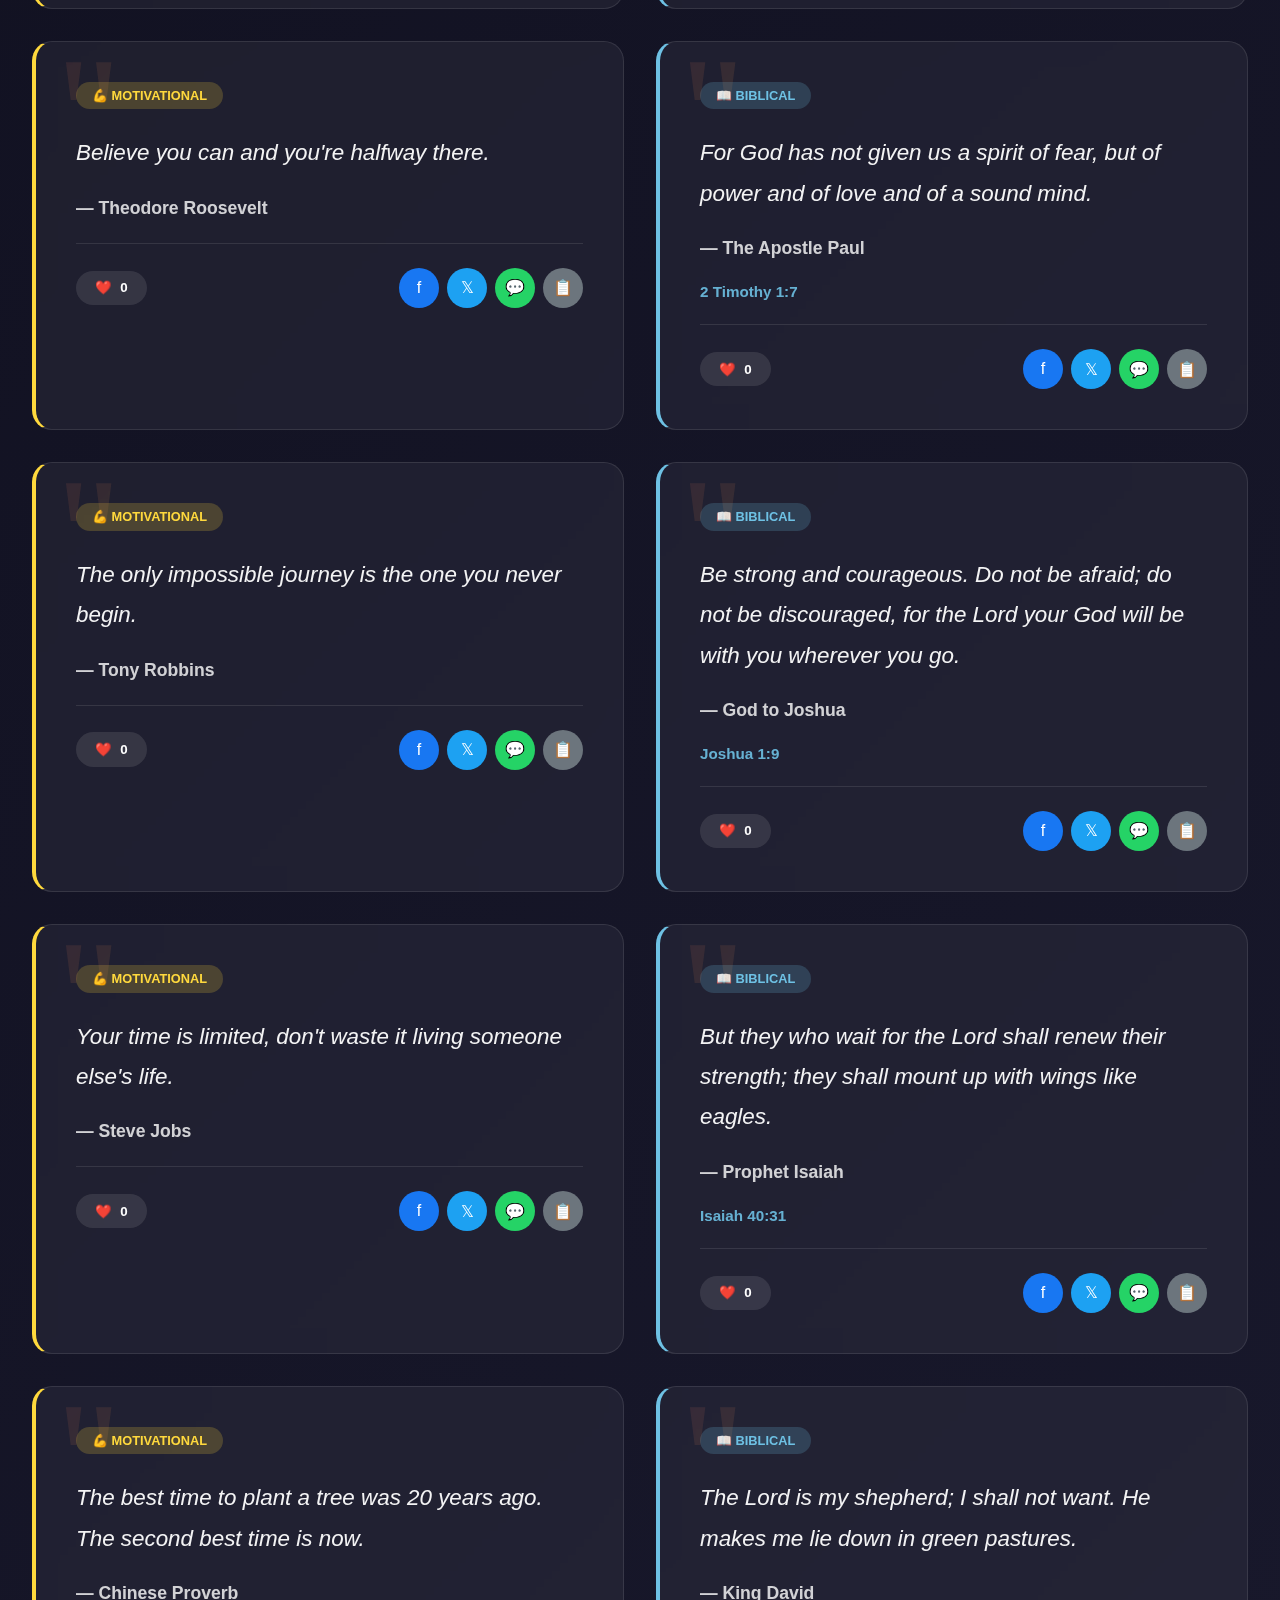
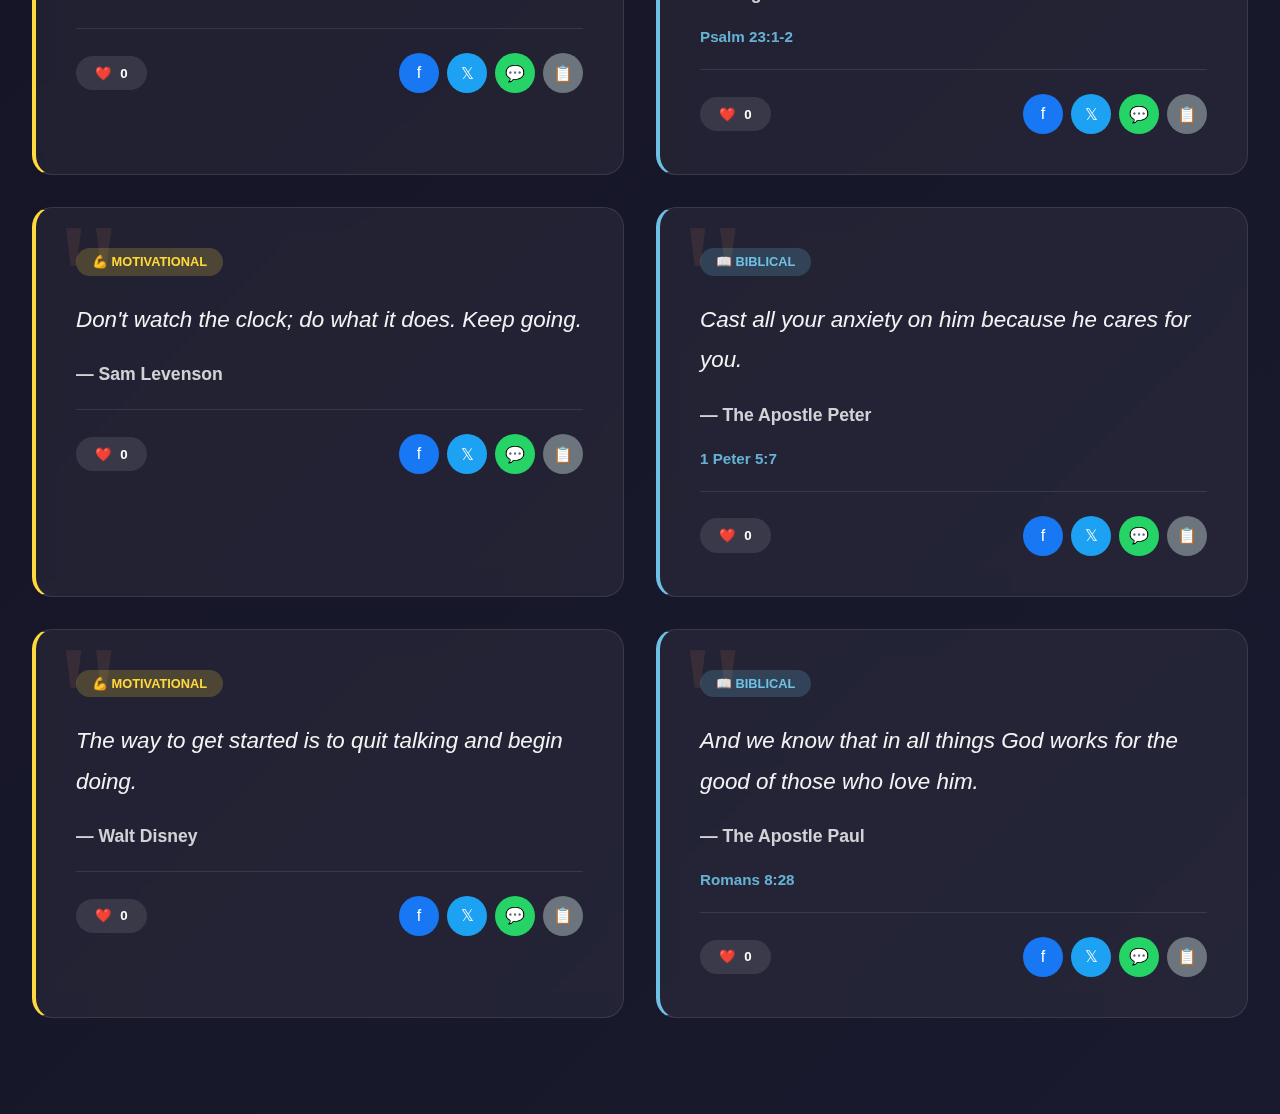
<file: Official/quotes/quotes.html>
<!DOCTYPE html>
<html lang="en">
<head>
    <meta charset="UTF-8">
    <meta name="viewport" content="width=device-width, initial-scale=1.0">
    <title>Thesaurus Media</title>
    <link rel="stylesheet" type="text/css" href="../Style/quotes.css">
</head>
<body>
    <header>
        <div class="header-content">
             <div class="logo-img">
                <img src="../images/TM logo.png">
            </div>
            
            <div class="logo">
                <div class="logo">Thesaurus Media</div>
            </div>
            <nav>
                <ul class="nav-links">
                    <li><a href="..\home\index.html">Home</a></li>
                    <li><a href="..\News\news.html">News</a></li>
                    <li><a href="..\quotes\quotes.html"class="active">Quotes</a></li>
                    <li><a href="..\about\about.html">About & contacts</a></li>
                </ul>
            </nav>
        </div>

    </header>

    <main>
        <div class="page-header">
            <h1 class="page-title">✨ Daily Inspiration ✨</h1>
            <p class="page-subtitle">Find motivation, wisdom, and spiritual guidance to brighten your day</p>
        </div>

        <div class="daily-quote-highlight">
            <span class="daily-label">🌟 Quote of the Day</span>
            <p class="daily-text">"The only way to do great work is to love what you do."</p>
            <p class="daily-author">— Steve Jobs</p>
        </div>

        <div class="filter-tabs">
            <button class="filter-btn active" onclick="filterQuotes('all')">All Quotes</button>
            <button class="filter-btn" onclick="filterQuotes('motivational')">Motivational</button>
            <button class="filter-btn" onclick="filterQuotes('biblical')">Biblical</button>
        </div>

        <div class="quotes-grid" id="quotesGrid"></div>
    </main>

    <!-- Modal for image preview -->
    <div class="modal-overlay" id="imageModal">
        <div class="modal-content">
            <div class="modal-header">
                <h2 class="modal-title">📸 Your Shareable Image</h2>
                <button class="close-btn" onclick="closeModal()">×</button>
            </div>
            <div class="preview-canvas-container">
                <canvas id="previewCanvas"></canvas>
            </div>
            <div class="modal-actions">
                <button class="modal-btn btn-download" onclick="downloadImage()">
                    ⬇️ Download Image
                </button>
                <button class="modal-btn btn-share-social" onclick="shareToSocial()">
                    🔗 Share to Social Media
                </button>
            </div>
        </div>
    </div>

    <canvas id="hiddenCanvas"></canvas>

    <div class="toast" id="toast">
        <span id="toastMessage">Quote shared successfully!</span>
    </div>

    <script>
        const quotes = [
            {
                type: 'motivational',
                text: 'Success is not final, failure is not fatal: it is the courage to continue that counts.',
                author: 'Winston Churchill'
            },
            {
                type: 'biblical',
                text: 'I can do all things through Christ who strengthens me.',
                reference: 'Philippians 4:13',
                author: 'The Apostle Paul'
            },
            {
                type: 'motivational',
                text: 'The future belongs to those who believe in the beauty of their dreams.',
                author: 'Eleanor Roosevelt'
            },
            {
                type: 'biblical',
                text: 'Trust in the Lord with all your heart and lean not on your own understanding.',
                reference: 'Proverbs 3:5',
                author: 'King Solomon'
            },
            {
                type: 'motivational',
                text: 'Believe you can and you\'re halfway there.',
                author: 'Theodore Roosevelt'
            },
            {
                type: 'biblical',
                text: 'For God has not given us a spirit of fear, but of power and of love and of a sound mind.',
                reference: '2 Timothy 1:7',
                author: 'The Apostle Paul'
            },
            {
                type: 'motivational',
                text: 'The only impossible journey is the one you never begin.',
                author: 'Tony Robbins'
            },
            {
                type: 'biblical',
                text: 'Be strong and courageous. Do not be afraid; do not be discouraged, for the Lord your God will be with you wherever you go.',
                reference: 'Joshua 1:9',
                author: 'God to Joshua'
            },
            {
                type: 'motivational',
                text: 'Your time is limited, don\'t waste it living someone else\'s life.',
                author: 'Steve Jobs'
            },
            {
                type: 'biblical',
                text: 'But they who wait for the Lord shall renew their strength; they shall mount up with wings like eagles.',
                reference: 'Isaiah 40:31',
                author: 'Prophet Isaiah'
            },
            {
                type: 'motivational',
                text: 'The best time to plant a tree was 20 years ago. The second best time is now.',
                author: 'Chinese Proverb'
            },
            {
                type: 'biblical',
                text: 'The Lord is my shepherd; I shall not want. He makes me lie down in green pastures.',
                reference: 'Psalm 23:1-2',
                author: 'King David'
            },
            {
                type: 'motivational',
                text: 'Don\'t watch the clock; do what it does. Keep going.',
                author: 'Sam Levenson'
            },
            {
                type: 'biblical',
                text: 'Cast all your anxiety on him because he cares for you.',
                reference: '1 Peter 5:7',
                author: 'The Apostle Peter'
            },
            {
                type: 'motivational',
                text: 'The way to get started is to quit talking and begin doing.',
                author: 'Walt Disney'
            },
            {
                type: 'biblical',
                text: 'And we know that in all things God works for the good of those who love him.',
                reference: 'Romans 8:28',
                author: 'The Apostle Paul'
            }
        ];

        let currentFilter = 'all';
        let likesData = {};
        let currentShareData = null;

        function renderQuotes(filter = 'all') {
            const grid = document.getElementById('quotesGrid');
            grid.innerHTML = '';

            const filteredQuotes = filter === 'all' 
                ? quotes 
                : quotes.filter(q => q.type === filter);

            filteredQuotes.forEach((quote, index) => {
                const card = document.createElement('div');
                card.className = `quote-card ${quote.type}`;
                card.setAttribute('data-type', quote.type);

                const typeLabel = quote.type === 'biblical' ? '📖 Biblical' : '💪 Motivational';
                const reference = quote.reference ? `<div class="quote-reference">${quote.reference}</div>` : '';
                const likes = likesData[index] || 0;
                const isLiked = localStorage.getItem(`liked_${index}`) === 'true';

                card.innerHTML = `
                    <span class="quote-type ${quote.type}">${typeLabel}</span>
                    <div class="quote-text">${quote.text}</div>
                    <div class="quote-author">— ${quote.author}</div>
                    ${reference}
                    <div class="quote-actions">
                        <button class="like-btn ${isLiked ? 'liked' : ''}" onclick="toggleLike(${index}, this)">
                            ❤️ <span id="likes-${index}">${likes}</span>
                        </button>
                        <div class="share-buttons">
                            <button class="share-btn share-facebook" onclick="prepareShareImage(${index}, 'facebook')" title="Share on Facebook">f</button>
                            <button class="share-btn share-twitter" onclick="prepareShareImage(${index}, 'twitter')" title="Share on Twitter">𝕏</button>
                            <button class="share-btn share-whatsapp" onclick="prepareShareImage(${index}, 'whatsapp')" title="Share on WhatsApp">💬</button>
                            <button class="share-btn share-copy" onclick="prepareShareImage(${index}, 'download')" title="Download Image">📋</button>
                        </div>
                    </div>
                `;

                grid.appendChild(card);
            });
        }

        function filterQuotes(type) {
            currentFilter = type;
            
            document.querySelectorAll('.filter-btn').forEach(btn => {
                btn.classList.remove('active');
            });
            event.target.classList.add('active');

            const grid = document.getElementById('quotesGrid');
            grid.style.opacity = '0';
            
            setTimeout(() => {
                renderQuotes(type);
                grid.style.opacity = '1';
            }, 300);
        }

        function toggleLike(index, button) {
            const likesSpan = document.getElementById(`likes-${index}`);
            const isLiked = localStorage.getItem(`liked_${index}`) === 'true';
            
            if (isLiked) {
                likesData[index] = (likesData[index] || 0) - 1;
                localStorage.removeItem(`liked_${index}`);
                button.classList.remove('liked');
            } else {
                likesData[index] = (likesData[index] || 0) + 1;
                localStorage.setItem(`liked_${index}`, 'true');
                button.classList.add('liked');
            }
            
            likesSpan.textContent = likesData[index];
        }

        function wrapText(ctx, text, x, y, maxWidth, lineHeight) {
            const words = text.split(' ');
            let line = '';
            let lines = [];

            for (let n = 0; n < words.length; n++) {
                const testLine = line + words[n] + ' ';
                const metrics = ctx.measureText(testLine);
                const testWidth = metrics.width;
                
                if (testWidth > maxWidth && n > 0) {
                    lines.push(line);
                    line = words[n] + ' ';
                } else {
                    line = testLine;
                }
            }
            lines.push(line);

            lines.forEach((line, index) => {
                ctx.fillText(line, x, y + (index * lineHeight));
            });

            return lines.length * lineHeight;
        }

        function prepareShareImage(quoteIndex, platform) {
            const quote = quotes[quoteIndex];
            currentShareData = { quote, platform, index: quoteIndex };
            
            const canvas = document.getElementById('hiddenCanvas');
            const ctx = canvas.getContext('2d');
            
            // Set canvas size
            canvas.width = 1200;
            canvas.height = 630;
            
            // Create gradient background
            const gradient = ctx.createLinearGradient(0, 0, canvas.width, canvas.height);
            gradient.addColorStop(0, '#0f0f1e');
            gradient.addColorStop(1, '#1a1a2e');
            ctx.fillStyle = gradient;
            ctx.fillRect(0, 0, canvas.width, canvas.height);
            
            // Add decorative circles
            ctx.fillStyle = 'rgba(255, 107, 107, 0.1)';
            ctx.beginPath();
            ctx.arc(100, 100, 150, 0, Math.PI * 2);
            ctx.fill();
            
            ctx.fillStyle = 'rgba(255, 217, 61, 0.1)';
            ctx.beginPath();
            ctx.arc(1100, 530, 200, 0, Math.PI * 2);
            ctx.fill();
            
            // Add border
            ctx.strokeStyle = '#ff6b6b';
            ctx.lineWidth = 8;
            ctx.strokeRect(20, 20, canvas.width - 40, canvas.height - 40);
            
            // Add logo
            ctx.font = 'bold 40px Arial';
            const logoGradient = ctx.createLinearGradient(0, 0, 400, 0);
            logoGradient.addColorStop(0, '#ff6b6b');
            logoGradient.addColorStop(1, '#ffd93d');
            ctx.fillStyle = logoGradient;
            ctx.fillText('Theaurus Media', 60, 100);
            
            // Add quote type badge
            const typeText = quote.type === 'biblical' ? '📖 BIBLICAL' : '💪 MOTIVATIONAL';
            const badgeColor = quote.type === 'biblical' ? '#6ec1e4' : '#ffd93d';
            ctx.fillStyle = badgeColor;
            ctx.fillRect(60, 140, 200, 40);
            ctx.fillStyle = '#0f0f1e';
            ctx.font = 'bold 18px Arial';
            ctx.fillText(typeText, 70, 165);
            
            // Add large decorative quote mark
            ctx.font = 'bold 200px Georgia';
            ctx.fillStyle = 'rgba(255, 107, 107, 0.15)';
            ctx.fillText('"', 80, 350);
            
            // Add quote text
            ctx.font = 'italic 42px Arial';
            ctx.fillStyle = '#ffffff';
            const maxWidth = canvas.width - 200;
            const startY = 280;
            const lineHeight = 60;
            const textHeight = wrapText(ctx, quote.text, 100, startY, maxWidth, lineHeight);
            
            // Add author
            ctx.font = 'bold 32px Arial';
            ctx.fillStyle = 'rgba(255, 255, 255, 0.9)';
            ctx.fillText('— ' + quote.author, 100, startY + textHeight + 40);
            
            // Add reference if biblical
            if (quote.reference) {
                ctx.font = '28px Arial';
                ctx.fillStyle = '#6ec1e4';
                ctx.fillText(quote.reference, 100, startY + textHeight + 85);
            }
            
            // Add website link at bottom
            ctx.font = 'bold 24px Arial';
            ctx.fillStyle = 'rgba(255, 255, 255, 0.7)';
            ctx.fillText('🔗 thesaurusmedia.com/Quotes', 60, canvas.height - 60);
            
            // Add decorative line
            ctx.strokeStyle = '#ff6b6b';
            ctx.lineWidth = 3;
            ctx.beginPath();
            ctx.moveTo(60, canvas.height - 100);
            ctx.lineTo(canvas.width - 60, canvas.height - 100);
            ctx.stroke();
            
            // Show preview in modal
            const previewCanvas = document.getElementById('previewCanvas');
            const previewCtx = previewCanvas.getContext('2d');
            
            // Set preview canvas size (scaled down)
            const scale = 0.5;
            previewCanvas.width = canvas.width * scale;
            previewCanvas.height = canvas.height * scale;
            
            // Draw scaled image
            previewCtx.drawImage(canvas, 0, 0, previewCanvas.width, previewCanvas.height);
            
            // Show modal
            document.getElementById('imageModal').classList.add('show');
        }

        function closeModal() {
            document.getElementById('imageModal').classList.remove('show');
        }

        function downloadImage() {
            const canvas = document.getElementById('hiddenCanvas');
            const link = document.createElement('a');
            const fileName = `quote_${currentShareData.index}_${Date.now()}.png`;
            
            link.download = fileName;
            link.href = canvas.toDataURL('image/png');
            link.click();
            
            showToast('Image downloaded successfully! 📥');
        }

        function shareToSocial() {
            const canvas = document.getElementById('hiddenCanvas');
            
            // Convert canvas to blob
            canvas.toBlob((blob) => {
                const file = new File([blob], 'quote.png', { type: 'image/png' });
                
                // Check if Web Share API is supported
                if (navigator.share && navigator.canShare && navigator.canShare({ files: [file] })) {
                    navigator.share({
                        files: [file],
                        title: 'Inspirational Quote',
                        text: currentShareData.quote.text
                    })
                    .then(() => {
                        showToast('Shared successfully! 🎉');
                        closeModal();
                    })
                    .catch((error) => {
                        console.log('Share failed:', error);
                        fallbackShare();
                    });
                } else {
                    fallbackShare();
                }
            });
        }

        function fallbackShare() {
            const quote = currentShareData.quote;
            const platform = currentShareData.platform;
            const quoteText = `"${quote.text}" - ${quote.author}`;
            const encodedText = encodeURIComponent(quoteText + '\n\nRead more at: globalnews.com/inspiration');
            const url = encodeURIComponent(window.location.href);
            
            let shareUrl;
            switch(platform) {
                case 'facebook':
                    shareUrl = `https://www.facebook.com/sharer/sharer.php?quote=${encodedText}&u=${url}`;
                    break;
                case 'twitter':
                    shareUrl = `https://twitter.com/intent/tweet?text=${encodedText}`;
                    break;
                case 'whatsapp':
                    shareUrl = `https://wa.me/?text=${encodedText}`;
                    break;
                case 'download':
                    downloadImage();
                    closeModal();
                    return;
            }
            
            if (shareUrl) {
                window.open(shareUrl, '_blank', 'width=600,height=400');
                showToast('Opening share dialog... Don\'t forget to download and attach the image! 📸');
            }
        }

        function showToast(message) {
            const toast = document.getElementById('toast');
            const toastMessage = document.getElementById('toastMessage');
            toastMessage.textContent = message;
            toast.classList.add('show');
            
            setTimeout(() => {
                toast.classList.remove('show');
            }, 3000);
        }

        // Close modal when clicking outside
        document.getElementById('imageModal').addEventListener('click', (e) => {
            if (e.target.id === 'imageModal') {
                closeModal();
            }
        });

        // Initialize quotes on page load
        renderQuotes();

        // Add smooth transition to grid
        document.getElementById('quotesGrid').style.transition = 'opacity 0.3s ease';
    </script>
</body>
</html>
</file>
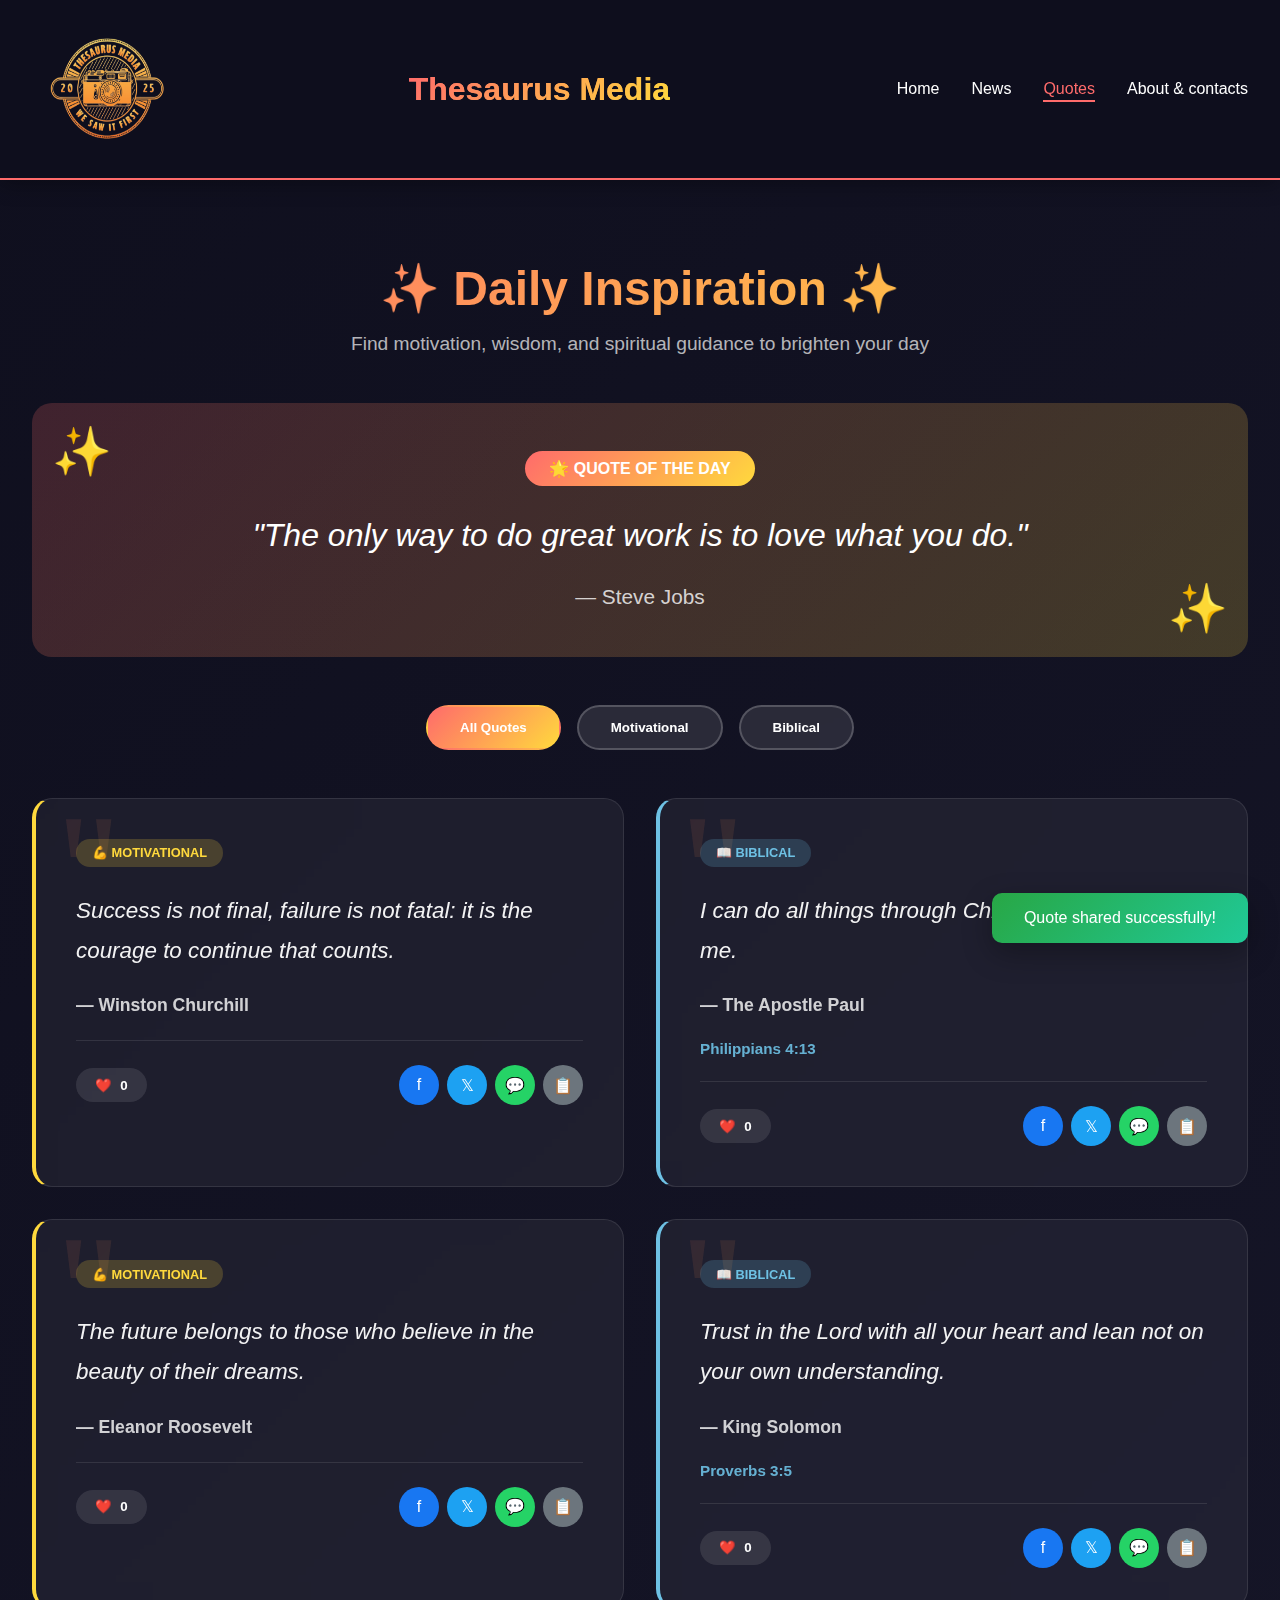
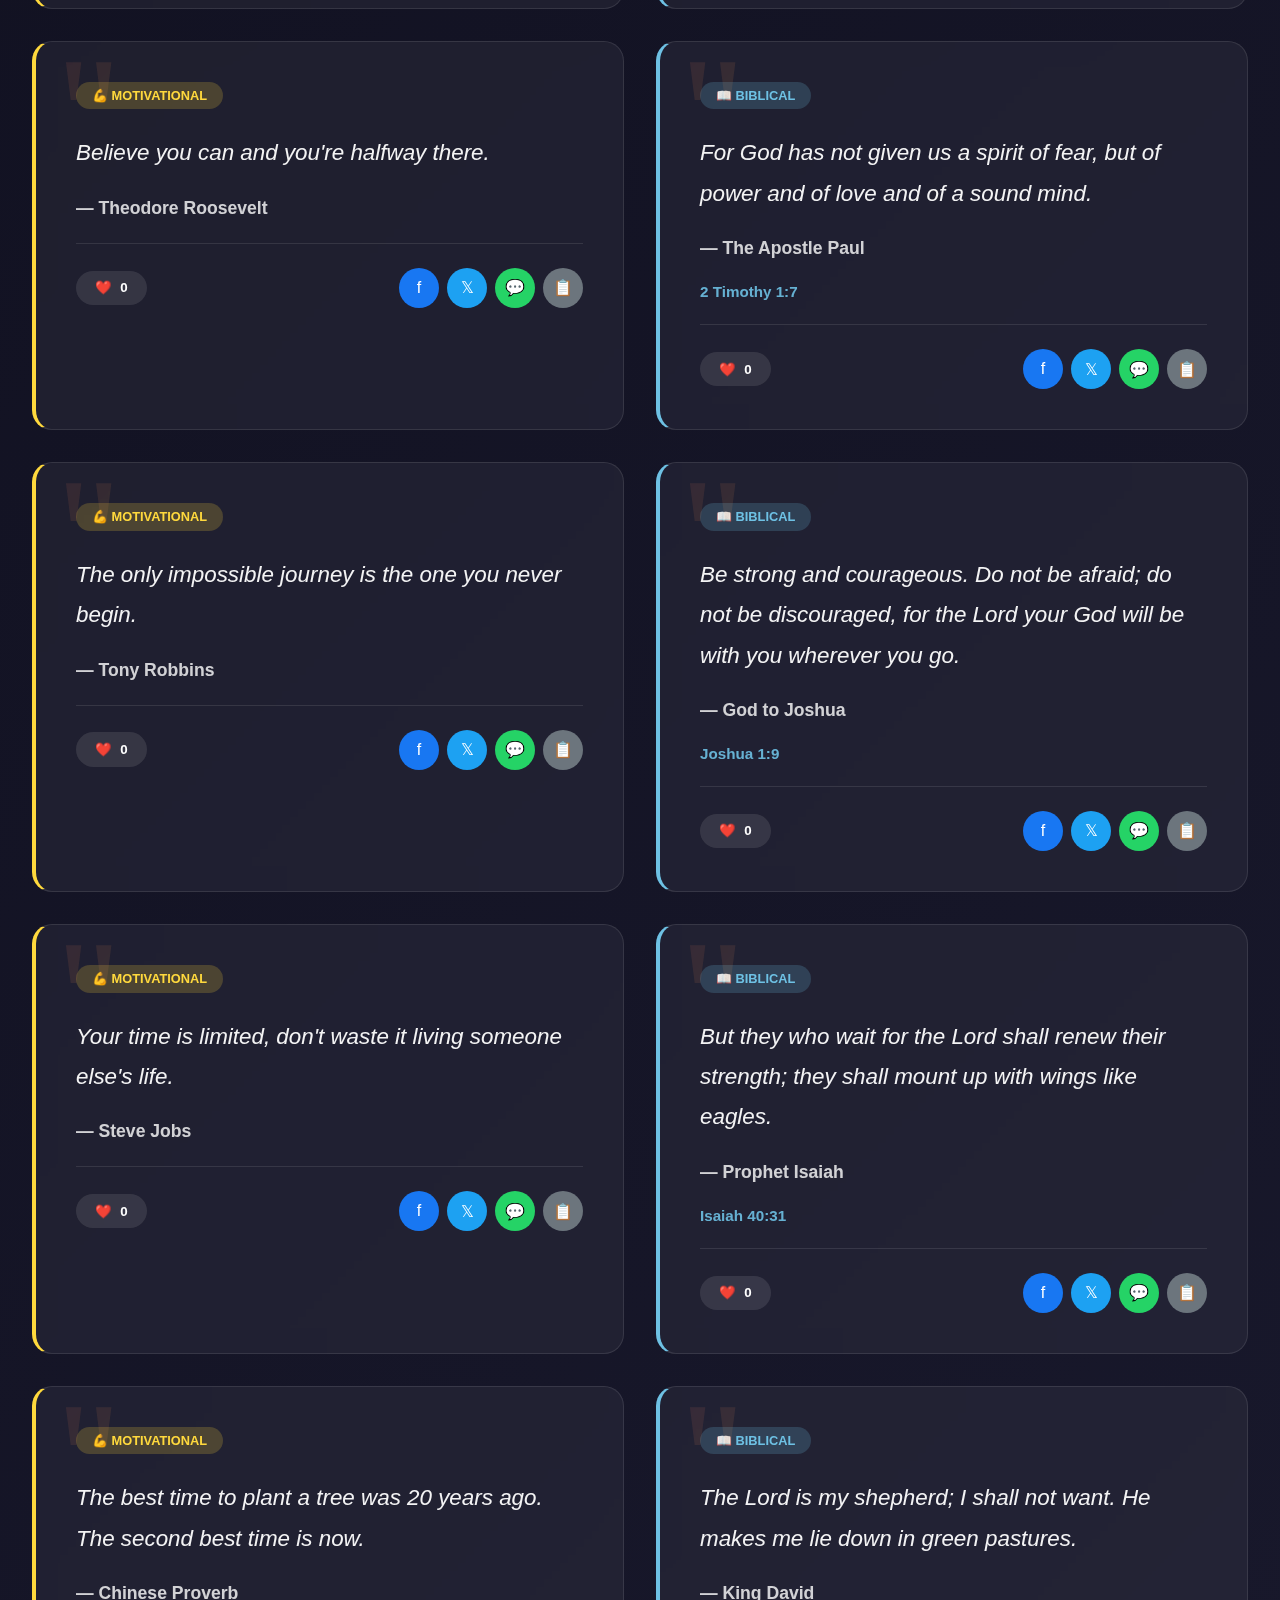
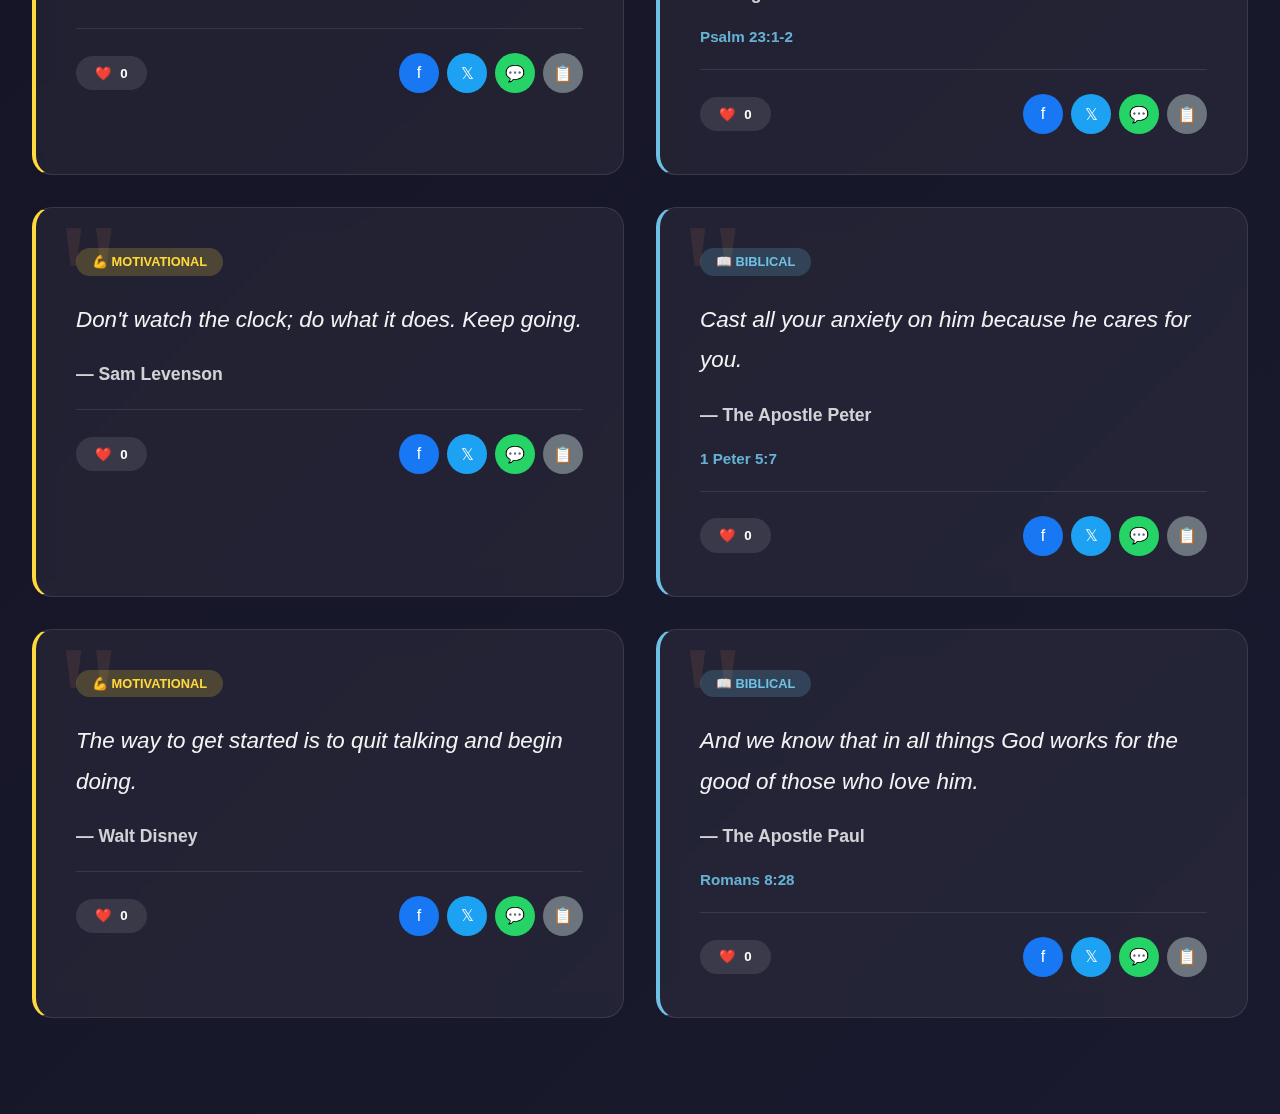
<file: Official/Official/quotes/quotes.html>
<!DOCTYPE html>
<html lang="en">
<head>
    <meta charset="UTF-8">
    <meta name="viewport" content="width=device-width, initial-scale=1.0">
    <title>Thesaurus Media</title>
    <link rel="stylesheet" type="text/css" href="../Style/quotes.css">
</head>
<body>
    <header>
        <div class="header-content">
             <div class="logo-img">
                <img src="../images/TM logo.png">
            </div>
            
            <div class="logo">
                <div class="logo">Thesaurus Media</div>
            </div>
            <nav>
                <ul class="nav-links">
                    <li><a href="..\home\home.html">Home</a></li>
                    <li><a href="..\News\news.html">News</a></li>
                    <li><a href="..\quotes\quotes.html"class="active">Quotes</a></li>
                    <li><a href="..\about\about.html">About & contacts</a></li>
                </ul>
            </nav>
        </div>

    </header>

    <main>
        <div class="page-header">
            <h1 class="page-title">✨ Daily Inspiration ✨</h1>
            <p class="page-subtitle">Find motivation, wisdom, and spiritual guidance to brighten your day</p>
        </div>

        <div class="daily-quote-highlight">
            <span class="daily-label">🌟 Quote of the Day</span>
            <p class="daily-text">"The only way to do great work is to love what you do."</p>
            <p class="daily-author">— Steve Jobs</p>
        </div>

        <div class="filter-tabs">
            <button class="filter-btn active" onclick="filterQuotes('all')">All Quotes</button>
            <button class="filter-btn" onclick="filterQuotes('motivational')">Motivational</button>
            <button class="filter-btn" onclick="filterQuotes('biblical')">Biblical</button>
        </div>

        <div class="quotes-grid" id="quotesGrid"></div>
    </main>

    <!-- Modal for image preview -->
    <div class="modal-overlay" id="imageModal">
        <div class="modal-content">
            <div class="modal-header">
                <h2 class="modal-title">📸 Your Shareable Image</h2>
                <button class="close-btn" onclick="closeModal()">×</button>
            </div>
            <div class="preview-canvas-container">
                <canvas id="previewCanvas"></canvas>
            </div>
            <div class="modal-actions">
                <button class="modal-btn btn-download" onclick="downloadImage()">
                    ⬇️ Download Image
                </button>
                <button class="modal-btn btn-share-social" onclick="shareToSocial()">
                    🔗 Share to Social Media
                </button>
            </div>
        </div>
    </div>

    <canvas id="hiddenCanvas"></canvas>

    <div class="toast" id="toast">
        <span id="toastMessage">Quote shared successfully!</span>
    </div>

    <script>
        const quotes = [
            {
                type: 'motivational',
                text: 'Success is not final, failure is not fatal: it is the courage to continue that counts.',
                author: 'Winston Churchill'
            },
            {
                type: 'biblical',
                text: 'I can do all things through Christ who strengthens me.',
                reference: 'Philippians 4:13',
                author: 'The Apostle Paul'
            },
            {
                type: 'motivational',
                text: 'The future belongs to those who believe in the beauty of their dreams.',
                author: 'Eleanor Roosevelt'
            },
            {
                type: 'biblical',
                text: 'Trust in the Lord with all your heart and lean not on your own understanding.',
                reference: 'Proverbs 3:5',
                author: 'King Solomon'
            },
            {
                type: 'motivational',
                text: 'Believe you can and you\'re halfway there.',
                author: 'Theodore Roosevelt'
            },
            {
                type: 'biblical',
                text: 'For God has not given us a spirit of fear, but of power and of love and of a sound mind.',
                reference: '2 Timothy 1:7',
                author: 'The Apostle Paul'
            },
            {
                type: 'motivational',
                text: 'The only impossible journey is the one you never begin.',
                author: 'Tony Robbins'
            },
            {
                type: 'biblical',
                text: 'Be strong and courageous. Do not be afraid; do not be discouraged, for the Lord your God will be with you wherever you go.',
                reference: 'Joshua 1:9',
                author: 'God to Joshua'
            },
            {
                type: 'motivational',
                text: 'Your time is limited, don\'t waste it living someone else\'s life.',
                author: 'Steve Jobs'
            },
            {
                type: 'biblical',
                text: 'But they who wait for the Lord shall renew their strength; they shall mount up with wings like eagles.',
                reference: 'Isaiah 40:31',
                author: 'Prophet Isaiah'
            },
            {
                type: 'motivational',
                text: 'The best time to plant a tree was 20 years ago. The second best time is now.',
                author: 'Chinese Proverb'
            },
            {
                type: 'biblical',
                text: 'The Lord is my shepherd; I shall not want. He makes me lie down in green pastures.',
                reference: 'Psalm 23:1-2',
                author: 'King David'
            },
            {
                type: 'motivational',
                text: 'Don\'t watch the clock; do what it does. Keep going.',
                author: 'Sam Levenson'
            },
            {
                type: 'biblical',
                text: 'Cast all your anxiety on him because he cares for you.',
                reference: '1 Peter 5:7',
                author: 'The Apostle Peter'
            },
            {
                type: 'motivational',
                text: 'The way to get started is to quit talking and begin doing.',
                author: 'Walt Disney'
            },
            {
                type: 'biblical',
                text: 'And we know that in all things God works for the good of those who love him.',
                reference: 'Romans 8:28',
                author: 'The Apostle Paul'
            }
        ];

        let currentFilter = 'all';
        let likesData = {};
        let currentShareData = null;

        function renderQuotes(filter = 'all') {
            const grid = document.getElementById('quotesGrid');
            grid.innerHTML = '';

            const filteredQuotes = filter === 'all' 
                ? quotes 
                : quotes.filter(q => q.type === filter);

            filteredQuotes.forEach((quote, index) => {
                const card = document.createElement('div');
                card.className = `quote-card ${quote.type}`;
                card.setAttribute('data-type', quote.type);

                const typeLabel = quote.type === 'biblical' ? '📖 Biblical' : '💪 Motivational';
                const reference = quote.reference ? `<div class="quote-reference">${quote.reference}</div>` : '';
                const likes = likesData[index] || 0;
                const isLiked = localStorage.getItem(`liked_${index}`) === 'true';

                card.innerHTML = `
                    <span class="quote-type ${quote.type}">${typeLabel}</span>
                    <div class="quote-text">${quote.text}</div>
                    <div class="quote-author">— ${quote.author}</div>
                    ${reference}
                    <div class="quote-actions">
                        <button class="like-btn ${isLiked ? 'liked' : ''}" onclick="toggleLike(${index}, this)">
                            ❤️ <span id="likes-${index}">${likes}</span>
                        </button>
                        <div class="share-buttons">
                            <button class="share-btn share-facebook" onclick="prepareShareImage(${index}, 'facebook')" title="Share on Facebook">f</button>
                            <button class="share-btn share-twitter" onclick="prepareShareImage(${index}, 'twitter')" title="Share on Twitter">𝕏</button>
                            <button class="share-btn share-whatsapp" onclick="prepareShareImage(${index}, 'whatsapp')" title="Share on WhatsApp">💬</button>
                            <button class="share-btn share-copy" onclick="prepareShareImage(${index}, 'download')" title="Download Image">📋</button>
                        </div>
                    </div>
                `;

                grid.appendChild(card);
            });
        }

        function filterQuotes(type) {
            currentFilter = type;
            
            document.querySelectorAll('.filter-btn').forEach(btn => {
                btn.classList.remove('active');
            });
            event.target.classList.add('active');

            const grid = document.getElementById('quotesGrid');
            grid.style.opacity = '0';
            
            setTimeout(() => {
                renderQuotes(type);
                grid.style.opacity = '1';
            }, 300);
        }

        function toggleLike(index, button) {
            const likesSpan = document.getElementById(`likes-${index}`);
            const isLiked = localStorage.getItem(`liked_${index}`) === 'true';
            
            if (isLiked) {
                likesData[index] = (likesData[index] || 0) - 1;
                localStorage.removeItem(`liked_${index}`);
                button.classList.remove('liked');
            } else {
                likesData[index] = (likesData[index] || 0) + 1;
                localStorage.setItem(`liked_${index}`, 'true');
                button.classList.add('liked');
            }
            
            likesSpan.textContent = likesData[index];
        }

        function wrapText(ctx, text, x, y, maxWidth, lineHeight) {
            const words = text.split(' ');
            let line = '';
            let lines = [];

            for (let n = 0; n < words.length; n++) {
                const testLine = line + words[n] + ' ';
                const metrics = ctx.measureText(testLine);
                const testWidth = metrics.width;
                
                if (testWidth > maxWidth && n > 0) {
                    lines.push(line);
                    line = words[n] + ' ';
                } else {
                    line = testLine;
                }
            }
            lines.push(line);

            lines.forEach((line, index) => {
                ctx.fillText(line, x, y + (index * lineHeight));
            });

            return lines.length * lineHeight;
        }

        function prepareShareImage(quoteIndex, platform) {
            const quote = quotes[quoteIndex];
            currentShareData = { quote, platform, index: quoteIndex };
            
            const canvas = document.getElementById('hiddenCanvas');
            const ctx = canvas.getContext('2d');
            
            // Set canvas size
            canvas.width = 1200;
            canvas.height = 630;
            
            // Create gradient background
            const gradient = ctx.createLinearGradient(0, 0, canvas.width, canvas.height);
            gradient.addColorStop(0, '#0f0f1e');
            gradient.addColorStop(1, '#1a1a2e');
            ctx.fillStyle = gradient;
            ctx.fillRect(0, 0, canvas.width, canvas.height);
            
            // Add decorative circles
            ctx.fillStyle = 'rgba(255, 107, 107, 0.1)';
            ctx.beginPath();
            ctx.arc(100, 100, 150, 0, Math.PI * 2);
            ctx.fill();
            
            ctx.fillStyle = 'rgba(255, 217, 61, 0.1)';
            ctx.beginPath();
            ctx.arc(1100, 530, 200, 0, Math.PI * 2);
            ctx.fill();
            
            // Add border
            ctx.strokeStyle = '#ff6b6b';
            ctx.lineWidth = 8;
            ctx.strokeRect(20, 20, canvas.width - 40, canvas.height - 40);
            
            // Add logo
            ctx.font = 'bold 40px Arial';
            const logoGradient = ctx.createLinearGradient(0, 0, 400, 0);
            logoGradient.addColorStop(0, '#ff6b6b');
            logoGradient.addColorStop(1, '#ffd93d');
            ctx.fillStyle = logoGradient;
            ctx.fillText('Theaurus Media', 60, 100);
            
            // Add quote type badge
            const typeText = quote.type === 'biblical' ? '📖 BIBLICAL' : '💪 MOTIVATIONAL';
            const badgeColor = quote.type === 'biblical' ? '#6ec1e4' : '#ffd93d';
            ctx.fillStyle = badgeColor;
            ctx.fillRect(60, 140, 200, 40);
            ctx.fillStyle = '#0f0f1e';
            ctx.font = 'bold 18px Arial';
            ctx.fillText(typeText, 70, 165);
            
            // Add large decorative quote mark
            ctx.font = 'bold 200px Georgia';
            ctx.fillStyle = 'rgba(255, 107, 107, 0.15)';
            ctx.fillText('"', 80, 350);
            
            // Add quote text
            ctx.font = 'italic 42px Arial';
            ctx.fillStyle = '#ffffff';
            const maxWidth = canvas.width - 200;
            const startY = 280;
            const lineHeight = 60;
            const textHeight = wrapText(ctx, quote.text, 100, startY, maxWidth, lineHeight);
            
            // Add author
            ctx.font = 'bold 32px Arial';
            ctx.fillStyle = 'rgba(255, 255, 255, 0.9)';
            ctx.fillText('— ' + quote.author, 100, startY + textHeight + 40);
            
            // Add reference if biblical
            if (quote.reference) {
                ctx.font = '28px Arial';
                ctx.fillStyle = '#6ec1e4';
                ctx.fillText(quote.reference, 100, startY + textHeight + 85);
            }
            
            // Add website link at bottom
            ctx.font = 'bold 24px Arial';
            ctx.fillStyle = 'rgba(255, 255, 255, 0.7)';
            ctx.fillText('🔗 thesaurusmedia.com/Quotes', 60, canvas.height - 60);
            
            // Add decorative line
            ctx.strokeStyle = '#ff6b6b';
            ctx.lineWidth = 3;
            ctx.beginPath();
            ctx.moveTo(60, canvas.height - 100);
            ctx.lineTo(canvas.width - 60, canvas.height - 100);
            ctx.stroke();
            
            // Show preview in modal
            const previewCanvas = document.getElementById('previewCanvas');
            const previewCtx = previewCanvas.getContext('2d');
            
            // Set preview canvas size (scaled down)
            const scale = 0.5;
            previewCanvas.width = canvas.width * scale;
            previewCanvas.height = canvas.height * scale;
            
            // Draw scaled image
            previewCtx.drawImage(canvas, 0, 0, previewCanvas.width, previewCanvas.height);
            
            // Show modal
            document.getElementById('imageModal').classList.add('show');
        }

        function closeModal() {
            document.getElementById('imageModal').classList.remove('show');
        }

        function downloadImage() {
            const canvas = document.getElementById('hiddenCanvas');
            const link = document.createElement('a');
            const fileName = `quote_${currentShareData.index}_${Date.now()}.png`;
            
            link.download = fileName;
            link.href = canvas.toDataURL('image/png');
            link.click();
            
            showToast('Image downloaded successfully! 📥');
        }

        function shareToSocial() {
            const canvas = document.getElementById('hiddenCanvas');
            
            // Convert canvas to blob
            canvas.toBlob((blob) => {
                const file = new File([blob], 'quote.png', { type: 'image/png' });
                
                // Check if Web Share API is supported
                if (navigator.share && navigator.canShare && navigator.canShare({ files: [file] })) {
                    navigator.share({
                        files: [file],
                        title: 'Inspirational Quote',
                        text: currentShareData.quote.text
                    })
                    .then(() => {
                        showToast('Shared successfully! 🎉');
                        closeModal();
                    })
                    .catch((error) => {
                        console.log('Share failed:', error);
                        fallbackShare();
                    });
                } else {
                    fallbackShare();
                }
            });
        }

        function fallbackShare() {
            const quote = currentShareData.quote;
            const platform = currentShareData.platform;
            const quoteText = `"${quote.text}" - ${quote.author}`;
            const encodedText = encodeURIComponent(quoteText + '\n\nRead more at: globalnews.com/inspiration');
            const url = encodeURIComponent(window.location.href);
            
            let shareUrl;
            switch(platform) {
                case 'facebook':
                    shareUrl = `https://www.facebook.com/sharer/sharer.php?quote=${encodedText}&u=${url}`;
                    break;
                case 'twitter':
                    shareUrl = `https://twitter.com/intent/tweet?text=${encodedText}`;
                    break;
                case 'whatsapp':
                    shareUrl = `https://wa.me/?text=${encodedText}`;
                    break;
                case 'download':
                    downloadImage();
                    closeModal();
                    return;
            }
            
            if (shareUrl) {
                window.open(shareUrl, '_blank', 'width=600,height=400');
                showToast('Opening share dialog... Don\'t forget to download and attach the image! 📸');
            }
        }

        function showToast(message) {
            const toast = document.getElementById('toast');
            const toastMessage = document.getElementById('toastMessage');
            toastMessage.textContent = message;
            toast.classList.add('show');
            
            setTimeout(() => {
                toast.classList.remove('show');
            }, 3000);
        }

        // Close modal when clicking outside
        document.getElementById('imageModal').addEventListener('click', (e) => {
            if (e.target.id === 'imageModal') {
                closeModal();
            }
        });

        // Initialize quotes on page load
        renderQuotes();

        // Add smooth transition to grid
        document.getElementById('quotesGrid').style.transition = 'opacity 0.3s ease';
    </script>
</body>
</html>
</file>
<file: Official/Style/about.css>
* {
            margin: 0;
            padding: 0;
            box-sizing: border-box;
        }

        body {
            font-family: -apple-system, BlinkMacSystemFont, 'Segoe UI', Roboto, Oxygen, Ubuntu, Cantarell, sans-serif;
            background: linear-gradient(135deg, #0f0f1e 0%, #1a1a2e 100%);
            color: #fff;
            overflow-x: hidden;
            min-height: 100vh;
        }

        header {
            background: rgba(15, 15, 30, 0.95);
            backdrop-filter: blur(10px);
            padding: 1.5rem 2rem;
            position: fixed;
            width: 100%;
            top: 0;
            z-index: 1000;
            border-bottom: 2px solid #ff6b6b;
            box-shadow: 0 4px 20px rgba(0, 0, 0, 0.3);
        }

        .header-content {
            max-width: 1400px;
            margin: 0 auto;
            display: flex;
            justify-content: space-between;
            align-items: center;
        }

        .logo {
            font-size: 2rem;
            font-weight: bold;
            background: linear-gradient(135deg, #ff6b6b, #ffd93d);
            -webkit-background-clip: text;
            -webkit-text-fill-color: transparent;
            background-clip: text;
            animation: pulse 2s ease-in-out infinite;
        }

        @keyframes pulse {
            0%, 100% { opacity: 1; }
            50% { opacity: 0.8; }
        }

        .nav-links {
            display: flex;
            gap: 2rem;
            list-style: none;
        }

        .nav-links a {
            color: #fff;
            text-decoration: none;
            font-weight: 500;
            transition: all 0.3s ease;
            position: relative;
        }

        .nav-links a:hover, .nav-links a.active {
            color: #ff6b6b;
            transform: translateY(-2px);
        }

        .nav-links a::after {
            content: '';
            position: absolute;
            bottom: -5px;
            left: 0;
            width: 0;
            height: 2px;
            background: #ff6b6b;
            transition: width 0.3s ease;
        }

        .nav-links a:hover::after, .nav-links a.active::after {
            width: 100%;
        }

        main {
            max-width: 1200px;
            margin: 100px auto 3rem;
            padding: 2rem;
        }

        .hero-section {
            text-align: center;
            padding: 4rem 2rem;
            background: linear-gradient(135deg, rgba(255, 107, 107, 0.1), rgba(255, 217, 61, 0.1));
            border-radius: 30px;
            margin-bottom: 4rem;
            position: relative;
            overflow: hidden;
            animation: fadeIn 0.8s ease-out;
        }

        @keyframes fadeIn {
            from {
                opacity: 0;
                transform: translateY(30px);
            }
            to {
                opacity: 1;
                transform: translateY(0);
            }
        }

        .hero-section::before {
            content: '✨';
            position: absolute;
            top: 30px;
            left: 50px;
            font-size: 4rem;
            opacity: 0.3;
            animation: float 3s ease-in-out infinite;
        }

        .hero-section::after {
            content: '🌟';
            position: absolute;
            bottom: 30px;
            right: 50px;
            font-size: 4rem;
            opacity: 0.3;
            animation: float 3s ease-in-out infinite 1.5s;
        }

        @keyframes float {
            0%, 100% { transform: translateY(0); }
            50% { transform: translateY(-20px); }
        }

        .page-title {
            font-size: 3.5rem;
            margin-bottom: 1rem;
            background: linear-gradient(135deg, #ff6b6b, #ffd93d);
            -webkit-background-clip: text;
            -webkit-text-fill-color: transparent;
            background-clip: text;
        }

        .page-subtitle {
            font-size: 1.3rem;
            color: rgba(255, 255, 255, 0.8);
            line-height: 1.6;
            max-width: 800px;
            margin: 0 auto;
        }

        .section {
            margin-bottom: 4rem;
            animation: slideUp 0.8s ease-out backwards;
        }

        @keyframes slideUp {
            from {
                opacity: 0;
                transform: translateY(40px);
            }
            to {
                opacity: 1;
                transform: translateY(0);
            }
        }

        .section:nth-child(2) { animation-delay: 0.1s; }
        .section:nth-child(3) { animation-delay: 0.2s; }
        .section:nth-child(4) { animation-delay: 0.3s; }

        .section-title {
            font-size: 2.5rem;
            margin-bottom: 2rem;
            display: inline-block;
            position: relative;
        }

        .section-title::after {
            content: '';
            position: absolute;
            bottom: -10px;
            left: 0;
            width: 70%;
            height: 4px;
            background: linear-gradient(90deg, #ff6b6b, #ffd93d);
            border-radius: 2px;
        }

        .about-content {
            background: rgba(255, 255, 255, 0.05);
            padding: 3rem;
            border-radius: 20px;
            backdrop-filter: blur(10px);
            border: 1px solid rgba(255, 255, 255, 0.1);
            line-height: 1.8;
            font-size: 1.1rem;
        }

        .about-content p {
            margin-bottom: 1.5rem;
            color: rgba(255, 255, 255, 0.9);
        }

        .about-content strong {
            color: #ffd93d;
        }

        .mission-vision {
            display: grid;
            grid-template-columns: repeat(auto-fit, minmax(300px, 1fr));
            gap: 2rem;
            margin-top: 2rem;
        }

        .mission-card, .vision-card {
            background: rgba(255, 255, 255, 0.05);
            padding: 2.5rem;
            border-radius: 20px;
            backdrop-filter: blur(10px);
            border: 1px solid rgba(255, 255, 255, 0.1);
            transition: all 0.4s ease;
            position: relative;
            overflow: hidden;
        }

        .mission-card::before {
            content: '🎯';
            position: absolute;
            top: 20px;
            right: 20px;
            font-size: 3rem;
            opacity: 0.2;
        }

        .vision-card::before {
            content: '🔭';
            position: absolute;
            top: 20px;
            right: 20px;
            font-size: 3rem;
            opacity: 0.2;
        }

        .mission-card:hover, .vision-card:hover {
            transform: translateY(-10px);
            box-shadow: 0 20px 40px rgba(255, 107, 107, 0.3);
            border-color: #ff6b6b;
        }

        .mission-card h3, .vision-card h3 {
            font-size: 1.8rem;
            margin-bottom: 1rem;
            background: linear-gradient(135deg, #ff6b6b, #ffd93d);
            -webkit-background-clip: text;
            -webkit-text-fill-color: transparent;
            background-clip: text;
        }

        .social-media-grid {
            display: grid;
            grid-template-columns: repeat(auto-fit, minmax(250px, 1fr));
            gap: 2rem;
            margin-top: 2rem;
        }

        .social-card {
            background: rgba(255, 255, 255, 0.05);
            padding: 2rem;
            border-radius: 20px;
            backdrop-filter: blur(10px);
            border: 1px solid rgba(255, 255, 255, 0.1);
            transition: all 0.4s ease;
            text-align: center;
            cursor: pointer;
            position: relative;
            overflow: hidden;
        }

        .social-card::before {
            content: '';
            position: absolute;
            top: 0;
            left: 0;
            width: 100%;
            height: 100%;
            background: linear-gradient(135deg, transparent, rgba(255, 255, 255, 0.1));
            transform: translateX(-100%);
            transition: transform 0.4s ease;
        }

        .social-card:hover::before {
            transform: translateX(0);
        }

        .social-card:hover {
            transform: translateY(-10px) scale(1.05);
            box-shadow: 0 20px 40px rgba(0, 0, 0, 0.4);
        }

        .social-icon {
            font-size: 4rem;
            margin-bottom: 1rem;
            display: block;
        }

        .social-card h3 {
            font-size: 1.5rem;
            margin-bottom: 0.5rem;
        }

        .social-handle {
            color: rgba(255, 255, 255, 0.6);
            font-size: 1rem;
            margin-bottom: 1rem;
        }

        .followers {
            background: rgba(255, 107, 107, 0.2);
            padding: 0.5rem 1rem;
            border-radius: 15px;
            font-weight: bold;
            color: #ffd93d;
            display: inline-block;
        }

        .social-card.facebook:hover {
            border-color: #1877f2;
            box-shadow: 0 20px 40px rgba(24, 119, 242, 0.4);
        }

        .social-card.twitter:hover {
            border-color: #1da1f2;
            box-shadow: 0 20px 40px rgba(29, 161, 242, 0.4);
        }

        .social-card.instagram:hover {
            border-color: #e1306c;
            box-shadow: 0 20px 40px rgba(225, 48, 108, 0.4);
        }

        .social-card.linkedin:hover {
            border-color: #0077b5;
            box-shadow: 0 20px 40px rgba(0, 119, 181, 0.4);
        }

        .social-card.youtube:hover {
            border-color: #ff0000;
            box-shadow: 0 20px 40px rgba(255, 0, 0, 0.4);
        }

        .social-card.tiktok:hover {
            border-color: #00f2ea;
            box-shadow: 0 20px 40px rgba(0, 242, 234, 0.4);
        }

        .contact-form-container {
            background: rgba(255, 255, 255, 0.05);
            padding: 3rem;
            border-radius: 20px;
            backdrop-filter: blur(10px);
            border: 1px solid rgba(255, 255, 255, 0.1);
            margin-top: 2rem;
        }

        .form-row {
            display: grid;
            grid-template-columns: repeat(auto-fit, minmax(250px, 1fr));
            gap: 1.5rem;
            margin-bottom: 1.5rem;
        }

        .form-group {
            display: flex;
            flex-direction: column;
        }

        .form-group label {
            margin-bottom: 0.5rem;
            font-weight: 600;
            color: rgba(255, 255, 255, 0.9);
        }

        .form-group input,
        .form-group textarea,
        .form-group select {
            background: rgba(255, 255, 255, 0.08);
            border: 1px solid rgba(255, 255, 255, 0.2);
            border-radius: 10px;
            padding: 1rem;
            color: white;
            font-size: 1rem;
            font-family: inherit;
            transition: all 0.3s ease;
        }

        .form-group input:focus,
        .form-group textarea:focus,
        .form-group select:focus {
            outline: none;
            border-color: #ff6b6b;
            background: rgba(255, 255, 255, 0.12);
            box-shadow: 0 0 0 3px rgba(255, 107, 107, 0.2);
        }

        .form-group textarea {
            min-height: 150px;
            resize: vertical;
        }

        .submit-btn {
            background: linear-gradient(135deg, #ff6b6b, #ffd93d);
            color: white;
            border: none;
            padding: 1rem 3rem;
            border-radius: 30px;
            font-size: 1.1rem;
            font-weight: bold;
            cursor: pointer;
            transition: all 0.3s ease;
            margin-top: 1rem;
        }

        .submit-btn:hover {
            transform: translateY(-3px);
            box-shadow: 0 15px 30px rgba(255, 107, 107, 0.4);
        }

        .submit-btn:active {
            transform: translateY(-1px);
        }

        .contact-info {
            display: grid;
            grid-template-columns: repeat(auto-fit, minmax(280px, 1fr));
            gap: 2rem;
            margin-top: 3rem;
        }

        .info-card {
            background: rgba(255, 255, 255, 0.05);
            padding: 2rem;
            border-radius: 15px;
            backdrop-filter: blur(10px);
            border: 1px solid rgba(255, 255, 255, 0.1);
            display: flex;
            align-items: flex-start;
            gap: 1.5rem;
            transition: all 0.3s ease;
        }

        .info-card:hover {
            transform: translateX(10px);
            border-color: #ff6b6b;
        }

        .info-icon {
            font-size: 2.5rem;
            min-width: 60px;
            height: 60px;
            background: linear-gradient(135deg, #ff6b6b, #ffd93d);
            border-radius: 15px;
            display: flex;
            align-items: center;
            justify-content: center;
        }

        .info-content h3 {
            font-size: 1.3rem;
            margin-bottom: 0.5rem;
            color: #ffd93d;
        }

        .info-content p {
            color: rgba(255, 255, 255, 0.8);
            line-height: 1.6;
        }

        .toast {
            position: fixed;
            bottom: 2rem;
            right: 2rem;
            background: linear-gradient(135deg, #28a745, #20c997);
            color: white;
            padding: 1rem 2rem;
            border-radius: 15px;
            box-shadow: 0 15px 40px rgba(0, 0, 0, 0.4);
            transform: translateY(150%);
            transition: transform 0.3s ease;
            z-index: 4000;
            display: flex;
            align-items: center;
            gap: 0.7rem;
            font-weight: 600;
        }

        .toast.show {
            transform: translateY(0);
            animation: shake 0.5s ease-in-out;
        }

        @keyframes shake {
            0%, 100% { transform: translateY(0) rotate(0deg); }
            25% { transform: translateY(-5px) rotate(-3deg); }
            75% { transform: translateY(-5px) rotate(3deg); }
        }

        @media (max-width: 768px) {
            .page-title {
                font-size: 2.5rem;
            }

            .section-title {
                font-size: 2rem;
            }

            .nav-links {
                gap: 1rem;
                font-size: 0.9rem;
            }

            .hero-section {
                padding: 3rem 1.5rem;
            }

            .about-content {
                padding: 2rem;
            }
        }
</file>
<file: Official/Style/quotes.css>
* {
            margin: 0;
            padding: 0;
            box-sizing: border-box;
        }

        body {
            font-family: -apple-system, BlinkMacSystemFont, 'Segoe UI', Roboto, Oxygen, Ubuntu, Cantarell, sans-serif;
            background: linear-gradient(135deg, #0f0f1e 0%, #1a1a2e 100%);
            color: #fff;
            overflow-x: hidden;
            min-height: 100vh;
        }

        header {
            background: rgba(15, 15, 30, 0.95);
            backdrop-filter: blur(10px);
            padding: 1.5rem 2rem;
            position: fixed;
            width: 100%;
            top: 0;
            z-index: 1000;
            border-bottom: 2px solid #ff6b6b;
            box-shadow: 0 4px 20px rgba(0, 0, 0, 0.3);
        }

        .header-content {
            max-width: 1400px;
            margin: 0 auto;
            display: flex;
            justify-content: space-between;
            align-items: center;
        }

        .logo {
            font-size: 2rem;
            font-weight: bold;
            background: linear-gradient(135deg, #ff6b6b, #ffd93d);
            -webkit-background-clip: text;
            -webkit-text-fill-color: transparent;
            background-clip: text;
            animation: pulse 2s ease-in-out infinite;
        }

         .logo-img img{
            width: 150px;
            height: 130px;
            border-radius: 8px;
            display: flex;
            align-items: center;
            justify-content: center;
            transition: transform 0.3s;
            padding: 0;
            margin: 0;
        }

        @keyframes pulse {
            0%, 100% { opacity: 1; }
            50% { opacity: 0.8; }
        }

        .nav-links {
            display: flex;
            gap: 2rem;
            list-style: none;
        }

        .nav-links a {
            color: #fff;
            text-decoration: none;
            font-weight: 500;
            transition: all 0.3s ease;
            position: relative;
        }

        .nav-links a:hover, .nav-links a.active {
            color: #ff6b6b;
            transform: translateY(-2px);
        }

        .nav-links a::after {
            content: '';
            position: absolute;
            bottom: -5px;
            left: 0;
            width: 0;
            height: 2px;
            background: #ff6b6b;
            transition: width 0.3s ease;
        }

        .nav-links a:hover::after, .nav-links a.active::after {
            width: 100%;
        }

        main {
            max-width: 1400px;
            margin: 100px auto 0;
            padding: 2rem;
        }

        .page-header {
            text-align: center;
            margin-bottom: 3rem;
            animation: fadeIn 0.8s ease-out;
        }

        @keyframes fadeIn {
            from {
                opacity: 0;
                transform: translateY(30px);
            }
            to {
                opacity: 1;
                transform: translateY(0);
            }
        }

        .page-title {
            font-size: 3rem;
            margin-top: 8rem;
            margin-bottom: 1rem;
            background: linear-gradient(135deg, #ff6b6b, #ffd93d);
            -webkit-background-clip: text;
            -webkit-text-fill-color: transparent;
            background-clip: text;
        }

        .page-subtitle {
            font-size: 1.2rem;
            color: rgba(255, 255, 255, 0.7);
        }

        .nav-links a:hover, .nav-links a.active {
            color: #ff6b6b;
            transform: translateY(-2px);
        }

        .filter-tabs {
            display: flex;
            justify-content: center;
            gap: 1rem;
            margin-bottom: 3rem;
            flex-wrap: wrap;
            animation: slideUp 0.8s ease-out 0.2s backwards;
        }

        @keyframes slideUp {
            from {
                opacity: 0;
                transform: translateY(20px);
            }
            to {
                opacity: 1;
                transform: translateY(0);
            }
        }

        .filter-btn {
            padding: 0.8rem 2rem;
            background: rgba(255, 255, 255, 0.1);
            border: 2px solid rgba(255, 255, 255, 0.2);
            border-radius: 30px;
            color: white;
            font-weight: bold;
            cursor: pointer;
            transition: all 0.3s ease;
            backdrop-filter: blur(10px);
        }

        .filter-btn:hover {
            transform: translateY(-3px);
            box-shadow: 0 10px 20px rgba(0, 0, 0, 0.3);
        }

        .filter-btn.active {
            background: linear-gradient(135deg, #ff6b6b, #ffd93d);
            border-color: transparent;
        }

        .quotes-grid {
            display: grid;
            grid-template-columns: repeat(auto-fill, minmax(400px, 1fr));
            gap: 2rem;
            margin-bottom: 4rem;
        }

        .quote-card {
            background: rgba(255, 255, 255, 0.05);
            border-radius: 20px;
            padding: 2.5rem;
            position: relative;
            overflow: hidden;
            backdrop-filter: blur(10px);
            border: 1px solid rgba(255, 255, 255, 0.1);
            transition: all 0.4s ease;
            animation: fadeInUp 0.6s ease-out backwards;
        }

        .quote-card::before {
            content: '"';
            position: absolute;
            top: -20px;
            left: 20px;
            font-size: 10rem;
            opacity: 0.1;
            font-family: Georgia, serif;
            background: linear-gradient(135deg, #ff6b6b, #ffd93d);
            -webkit-background-clip: text;
            -webkit-text-fill-color: transparent;
            background-clip: text;
        }

        .quote-card:hover {
            transform: translateY(-10px);
            box-shadow: 0 20px 40px rgba(255, 107, 107, 0.3);
            border-color: rgba(255, 107, 107, 0.5);
        }

        .quote-card.motivational {
            border-left: 4px solid #ffd93d;
        }

        .quote-card.biblical {
            border-left: 4px solid #6ec1e4;
        }

        .quote-type {
            display: inline-block;
            padding: 0.4rem 1rem;
            border-radius: 15px;
            font-size: 0.8rem;
            font-weight: bold;
            text-transform: uppercase;
            margin-bottom: 1.5rem;
        }

        .quote-type.motivational {
            background: rgba(255, 217, 61, 0.2);
            color: #ffd93d;
        }

        .quote-type.biblical {
            background: rgba(110, 193, 228, 0.2);
            color: #6ec1e4;
        }

        .quote-text {
            font-size: 1.4rem;
            line-height: 1.8;
            margin-bottom: 1.5rem;
            font-style: italic;
            color: rgba(255, 255, 255, 0.95);
            position: relative;
            z-index: 1;
        }

        .quote-author {
            font-size: 1.1rem;
            font-weight: bold;
            color: rgba(255, 255, 255, 0.8);
            margin-bottom: 1.5rem;
            display: flex;
            align-items: center;
            gap: 0.5rem;
        }

        .quote-reference {
            font-size: 0.95rem;
            color: rgba(110, 193, 228, 0.9);
            margin-bottom: 1.5rem;
            font-weight: 600;
        }

        .quote-actions {
            display: flex;
            justify-content: space-between;
            align-items: center;
            padding-top: 1.5rem;
            border-top: 1px solid rgba(255, 255, 255, 0.1);
        }

        .like-btn {
            background: rgba(255, 255, 255, 0.1);
            border: none;
            padding: 0.6rem 1.2rem;
            border-radius: 20px;
            color: white;
            cursor: pointer;
            transition: all 0.3s ease;
            display: flex;
            align-items: center;
            gap: 0.5rem;
            font-weight: 600;
        }

        .like-btn:hover {
            background: rgba(255, 107, 107, 0.3);
            transform: scale(1.05);
        }

        .like-btn.liked {
            background: rgba(255, 107, 107, 0.4);
        }

        .share-buttons {
            display: flex;
            gap: 0.5rem;
        }

        .share-btn {
            width: 40px;
            height: 40px;
            border: none;
            border-radius: 50%;
            cursor: pointer;
            transition: all 0.3s ease;
            font-size: 1rem;
            display: flex;
            align-items: center;
            justify-content: center;
            color: white;
        }

        .share-btn:hover {
            transform: scale(1.15) rotate(10deg);
        }

        .share-facebook {
            background: #1877f2;
        }

        .share-twitter {
            background: #1da1f2;
        }

        .share-whatsapp {
            background: #25d366;
        }

        .share-copy {
            background: #6c757d;
        }

        @keyframes fadeInUp {
            from {
                opacity: 0;
                transform: translateY(30px);
            }
            to {
                opacity: 1;
                transform: translateY(0);
            }
        }

        .quote-card:nth-child(1) { animation-delay: 0.1s; }
        .quote-card:nth-child(2) { animation-delay: 0.2s; }
        .quote-card:nth-child(3) { animation-delay: 0.3s; }
        .quote-card:nth-child(4) { animation-delay: 0.4s; }
        .quote-card:nth-child(5) { animation-delay: 0.5s; }
        .quote-card:nth-child(6) { animation-delay: 0.6s; }

        .daily-quote-highlight {
            background: linear-gradient(135deg, rgba(255, 107, 107, 0.2), rgba(255, 217, 61, 0.2));
            border-radius: 20px;
            padding: 3rem;
            margin-bottom: 3rem;
            text-align: center;
            position: relative;
            overflow: hidden;
            animation: fadeIn 0.8s ease-out 0.3s backwards;
        }

        .daily-quote-highlight::before {
            content: '✨';
            position: absolute;
            top: 20px;
            left: 20px;
            font-size: 3rem;
            animation: twinkle 2s ease-in-out infinite;
        }

        .daily-quote-highlight::after {
            content: '✨';
            position: absolute;
            bottom: 20px;
            right: 20px;
            font-size: 3rem;
            animation: twinkle 2s ease-in-out infinite 1s;
        }

        @keyframes twinkle {
            0%, 100% { opacity: 1; transform: scale(1); }
            50% { opacity: 0.5; transform: scale(1.2); }
        }

        .daily-label {
            display: inline-block;
            background: linear-gradient(135deg, #ff6b6b, #ffd93d);
            padding: 0.5rem 1.5rem;
            border-radius: 20px;
            font-weight: bold;
            margin-bottom: 1.5rem;
            text-transform: uppercase;
        }

        .daily-text {
            font-size: 2rem;
            line-height: 1.6;
            margin-bottom: 1.5rem;
            font-style: italic;
        }

        .daily-author {
            font-size: 1.3rem;
            color: rgba(255, 255, 255, 0.8);
        }

        .toast {
            position: fixed;
            bottom: 2rem;
            right: 2rem;
            background: linear-gradient(135deg, #28a745, #20c997);
            color: white;
            padding: 1rem 2rem;
            border-radius: 10px;
            box-shadow: 0 10px 30px rgba(0, 0, 0, 0.3);
            transform: translateY(150%);
            transition: transform 0.3s ease;
            z-index: 2000;
            display: flex;
            align-items: center;
            gap: 0.5rem;
        }

        .toast.show {
            transform: translateY(0);
            animation: shake 0.5s ease-in-out;
        }

        @keyframes shake {
            0%, 100% { transform: translateY(0) rotate(0deg); }
            25% { transform: translateY(-5px) rotate(-5deg); }
            75% { transform: translateY(-5px) rotate(5deg); }
        }

        /* Modal styles */
        .modal-overlay {
            display: none;
            position: fixed;
            top: 0;
            left: 0;
            right: 0;
            bottom: 0;
            background: rgba(0, 0, 0, 0.8);
            z-index: 3000;
            align-items: center;
            justify-content: center;
            animation: fadeIn 0.3s ease-out;
        }

        .modal-overlay.show {
            display: flex;
        }

        .modal-content {
            background: rgba(15, 15, 30, 0.95);
            padding: 2rem;
            border-radius: 20px;
            max-width: 600px;
            width: 90%;
            backdrop-filter: blur(10px);
            border: 2px solid rgba(255, 107, 107, 0.5);
            animation: scaleIn 0.3s ease-out;
        }

        @keyframes scaleIn {
            from {
                transform: scale(0.9);
                opacity: 0;
            }
            to {
                transform: scale(1);
                opacity: 1;
            }
        }

        .modal-header {
            display: flex;
            justify-content: space-between;
            align-items: center;
            margin-bottom: 1.5rem;
        }

        .modal-title {
            font-size: 1.5rem;
            background: linear-gradient(135deg, #ff6b6b, #ffd93d);
            -webkit-background-clip: text;
            -webkit-text-fill-color: transparent;
            background-clip: text;
        }

        .close-btn {
            background: none;
            border: none;
            color: white;
            font-size: 2rem;
            cursor: pointer;
            transition: all 0.3s ease;
            width: 40px;
            height: 40px;
            display: flex;
            align-items: center;
            justify-content: center;
        }

        .close-btn:hover {
            transform: rotate(90deg);
            color: #ff6b6b;
        }

        .preview-canvas-container {
            text-align: center;
            margin-bottom: 1.5rem;
        }

        #previewCanvas {
            max-width: 100%;
            border-radius: 10px;
            box-shadow: 0 10px 30px rgba(0, 0, 0, 0.5);
        }

        .modal-actions {
            display: flex;
            gap: 1rem;
            justify-content: center;
        }

        .modal-btn {
            padding: 0.8rem 2rem;
            border: none;
            border-radius: 25px;
            font-weight: bold;
            cursor: pointer;
            transition: all 0.3s ease;
            display: flex;
            align-items: center;
            gap: 0.5rem;
        }

        .btn-download {
            background: linear-gradient(135deg, #ff6b6b, #ffd93d);
            color: white;
        }

        .btn-download:hover {
            transform: translateY(-3px);
            box-shadow: 0 10px 20px rgba(255, 107, 107, 0.3);
        }

        .btn-share-social {
            background: rgba(255, 255, 255, 0.1);
            color: white;
        }

        .btn-share-social:hover {
            background: rgba(255, 255, 255, 0.2);
            transform: translateY(-3px);
        }

        @media (max-width: 768px) {
            .page-title {
                font-size: 2rem;
            }

            .quotes-grid {
                grid-template-columns: 1fr;
            }

            .nav-links {
                gap: 1rem;
                font-size: 0.9rem;
            }

            .daily-text {
                font-size: 1.5rem;
            }

            .modal-content {
                width: 95%;
                padding: 1.5rem;
            }
        }

        /* Hidden canvas for rendering */
        #hiddenCanvas {
            display: none;
        }
</file>
<file: Official/Official/Style/quotes.css>
* {
            margin: 0;
            padding: 0;
            box-sizing: border-box;
        }

        body {
            font-family: -apple-system, BlinkMacSystemFont, 'Segoe UI', Roboto, Oxygen, Ubuntu, Cantarell, sans-serif;
            background: linear-gradient(135deg, #0f0f1e 0%, #1a1a2e 100%);
            color: #fff;
            overflow-x: hidden;
            min-height: 100vh;
        }

        header {
            background: rgba(15, 15, 30, 0.95);
            backdrop-filter: blur(10px);
            padding: 1.5rem 2rem;
            position: fixed;
            width: 100%;
            top: 0;
            z-index: 1000;
            border-bottom: 2px solid #ff6b6b;
            box-shadow: 0 4px 20px rgba(0, 0, 0, 0.3);
        }

        .header-content {
            max-width: 1400px;
            margin: 0 auto;
            display: flex;
            justify-content: space-between;
            align-items: center;
        }

        .logo {
            font-size: 2rem;
            font-weight: bold;
            background: linear-gradient(135deg, #ff6b6b, #ffd93d);
            -webkit-background-clip: text;
            -webkit-text-fill-color: transparent;
            background-clip: text;
            animation: pulse 2s ease-in-out infinite;
        }

         .logo-img img{
            width: 150px;
            height: 130px;
            border-radius: 8px;
            display: flex;
            align-items: center;
            justify-content: center;
            transition: transform 0.3s;
            padding: 0;
            margin: 0;
        }

        @keyframes pulse {
            0%, 100% { opacity: 1; }
            50% { opacity: 0.8; }
        }

        .nav-links {
            display: flex;
            gap: 2rem;
            list-style: none;
        }

        .nav-links a {
            color: #fff;
            text-decoration: none;
            font-weight: 500;
            transition: all 0.3s ease;
            position: relative;
        }

        .nav-links a:hover, .nav-links a.active {
            color: #ff6b6b;
            transform: translateY(-2px);
        }

        .nav-links a::after {
            content: '';
            position: absolute;
            bottom: -5px;
            left: 0;
            width: 0;
            height: 2px;
            background: #ff6b6b;
            transition: width 0.3s ease;
        }

        .nav-links a:hover::after, .nav-links a.active::after {
            width: 100%;
        }

        main {
            max-width: 1400px;
            margin: 100px auto 0;
            padding: 2rem;
        }

        .page-header {
            text-align: center;
            margin-bottom: 3rem;
            animation: fadeIn 0.8s ease-out;
        }

        @keyframes fadeIn {
            from {
                opacity: 0;
                transform: translateY(30px);
            }
            to {
                opacity: 1;
                transform: translateY(0);
            }
        }

        .page-title {
            font-size: 3rem;
            margin-top: 8rem;
            margin-bottom: 1rem;
            background: linear-gradient(135deg, #ff6b6b, #ffd93d);
            -webkit-background-clip: text;
            -webkit-text-fill-color: transparent;
            background-clip: text;
        }

        .page-subtitle {
            font-size: 1.2rem;
            color: rgba(255, 255, 255, 0.7);
        }

        .nav-links a:hover, .nav-links a.active {
            color: #ff6b6b;
            transform: translateY(-2px);
        }

        .filter-tabs {
            display: flex;
            justify-content: center;
            gap: 1rem;
            margin-bottom: 3rem;
            flex-wrap: wrap;
            animation: slideUp 0.8s ease-out 0.2s backwards;
        }

        @keyframes slideUp {
            from {
                opacity: 0;
                transform: translateY(20px);
            }
            to {
                opacity: 1;
                transform: translateY(0);
            }
        }

        .filter-btn {
            padding: 0.8rem 2rem;
            background: rgba(255, 255, 255, 0.1);
            border: 2px solid rgba(255, 255, 255, 0.2);
            border-radius: 30px;
            color: white;
            font-weight: bold;
            cursor: pointer;
            transition: all 0.3s ease;
            backdrop-filter: blur(10px);
        }

        .filter-btn:hover {
            transform: translateY(-3px);
            box-shadow: 0 10px 20px rgba(0, 0, 0, 0.3);
        }

        .filter-btn.active {
            background: linear-gradient(135deg, #ff6b6b, #ffd93d);
            border-color: transparent;
        }

        .quotes-grid {
            display: grid;
            grid-template-columns: repeat(auto-fill, minmax(400px, 1fr));
            gap: 2rem;
            margin-bottom: 4rem;
        }

        .quote-card {
            background: rgba(255, 255, 255, 0.05);
            border-radius: 20px;
            padding: 2.5rem;
            position: relative;
            overflow: hidden;
            backdrop-filter: blur(10px);
            border: 1px solid rgba(255, 255, 255, 0.1);
            transition: all 0.4s ease;
            animation: fadeInUp 0.6s ease-out backwards;
        }

        .quote-card::before {
            content: '"';
            position: absolute;
            top: -20px;
            left: 20px;
            font-size: 10rem;
            opacity: 0.1;
            font-family: Georgia, serif;
            background: linear-gradient(135deg, #ff6b6b, #ffd93d);
            -webkit-background-clip: text;
            -webkit-text-fill-color: transparent;
            background-clip: text;
        }

        .quote-card:hover {
            transform: translateY(-10px);
            box-shadow: 0 20px 40px rgba(255, 107, 107, 0.3);
            border-color: rgba(255, 107, 107, 0.5);
        }

        .quote-card.motivational {
            border-left: 4px solid #ffd93d;
        }

        .quote-card.biblical {
            border-left: 4px solid #6ec1e4;
        }

        .quote-type {
            display: inline-block;
            padding: 0.4rem 1rem;
            border-radius: 15px;
            font-size: 0.8rem;
            font-weight: bold;
            text-transform: uppercase;
            margin-bottom: 1.5rem;
        }

        .quote-type.motivational {
            background: rgba(255, 217, 61, 0.2);
            color: #ffd93d;
        }

        .quote-type.biblical {
            background: rgba(110, 193, 228, 0.2);
            color: #6ec1e4;
        }

        .quote-text {
            font-size: 1.4rem;
            line-height: 1.8;
            margin-bottom: 1.5rem;
            font-style: italic;
            color: rgba(255, 255, 255, 0.95);
            position: relative;
            z-index: 1;
        }

        .quote-author {
            font-size: 1.1rem;
            font-weight: bold;
            color: rgba(255, 255, 255, 0.8);
            margin-bottom: 1.5rem;
            display: flex;
            align-items: center;
            gap: 0.5rem;
        }

        .quote-reference {
            font-size: 0.95rem;
            color: rgba(110, 193, 228, 0.9);
            margin-bottom: 1.5rem;
            font-weight: 600;
        }

        .quote-actions {
            display: flex;
            justify-content: space-between;
            align-items: center;
            padding-top: 1.5rem;
            border-top: 1px solid rgba(255, 255, 255, 0.1);
        }

        .like-btn {
            background: rgba(255, 255, 255, 0.1);
            border: none;
            padding: 0.6rem 1.2rem;
            border-radius: 20px;
            color: white;
            cursor: pointer;
            transition: all 0.3s ease;
            display: flex;
            align-items: center;
            gap: 0.5rem;
            font-weight: 600;
        }

        .like-btn:hover {
            background: rgba(255, 107, 107, 0.3);
            transform: scale(1.05);
        }

        .like-btn.liked {
            background: rgba(255, 107, 107, 0.4);
        }

        .share-buttons {
            display: flex;
            gap: 0.5rem;
        }

        .share-btn {
            width: 40px;
            height: 40px;
            border: none;
            border-radius: 50%;
            cursor: pointer;
            transition: all 0.3s ease;
            font-size: 1rem;
            display: flex;
            align-items: center;
            justify-content: center;
            color: white;
        }

        .share-btn:hover {
            transform: scale(1.15) rotate(10deg);
        }

        .share-facebook {
            background: #1877f2;
        }

        .share-twitter {
            background: #1da1f2;
        }

        .share-whatsapp {
            background: #25d366;
        }

        .share-copy {
            background: #6c757d;
        }

        @keyframes fadeInUp {
            from {
                opacity: 0;
                transform: translateY(30px);
            }
            to {
                opacity: 1;
                transform: translateY(0);
            }
        }

        .quote-card:nth-child(1) { animation-delay: 0.1s; }
        .quote-card:nth-child(2) { animation-delay: 0.2s; }
        .quote-card:nth-child(3) { animation-delay: 0.3s; }
        .quote-card:nth-child(4) { animation-delay: 0.4s; }
        .quote-card:nth-child(5) { animation-delay: 0.5s; }
        .quote-card:nth-child(6) { animation-delay: 0.6s; }

        .daily-quote-highlight {
            background: linear-gradient(135deg, rgba(255, 107, 107, 0.2), rgba(255, 217, 61, 0.2));
            border-radius: 20px;
            padding: 3rem;
            margin-bottom: 3rem;
            text-align: center;
            position: relative;
            overflow: hidden;
            animation: fadeIn 0.8s ease-out 0.3s backwards;
        }

        .daily-quote-highlight::before {
            content: '✨';
            position: absolute;
            top: 20px;
            left: 20px;
            font-size: 3rem;
            animation: twinkle 2s ease-in-out infinite;
        }

        .daily-quote-highlight::after {
            content: '✨';
            position: absolute;
            bottom: 20px;
            right: 20px;
            font-size: 3rem;
            animation: twinkle 2s ease-in-out infinite 1s;
        }

        @keyframes twinkle {
            0%, 100% { opacity: 1; transform: scale(1); }
            50% { opacity: 0.5; transform: scale(1.2); }
        }

        .daily-label {
            display: inline-block;
            background: linear-gradient(135deg, #ff6b6b, #ffd93d);
            padding: 0.5rem 1.5rem;
            border-radius: 20px;
            font-weight: bold;
            margin-bottom: 1.5rem;
            text-transform: uppercase;
        }

        .daily-text {
            font-size: 2rem;
            line-height: 1.6;
            margin-bottom: 1.5rem;
            font-style: italic;
        }

        .daily-author {
            font-size: 1.3rem;
            color: rgba(255, 255, 255, 0.8);
        }

        .toast {
            position: fixed;
            bottom: 2rem;
            right: 2rem;
            background: linear-gradient(135deg, #28a745, #20c997);
            color: white;
            padding: 1rem 2rem;
            border-radius: 10px;
            box-shadow: 0 10px 30px rgba(0, 0, 0, 0.3);
            transform: translateY(150%);
            transition: transform 0.3s ease;
            z-index: 2000;
            display: flex;
            align-items: center;
            gap: 0.5rem;
        }

        .toast.show {
            transform: translateY(0);
            animation: shake 0.5s ease-in-out;
        }

        @keyframes shake {
            0%, 100% { transform: translateY(0) rotate(0deg); }
            25% { transform: translateY(-5px) rotate(-5deg); }
            75% { transform: translateY(-5px) rotate(5deg); }
        }

        /* Modal styles */
        .modal-overlay {
            display: none;
            position: fixed;
            top: 0;
            left: 0;
            right: 0;
            bottom: 0;
            background: rgba(0, 0, 0, 0.8);
            z-index: 3000;
            align-items: center;
            justify-content: center;
            animation: fadeIn 0.3s ease-out;
        }

        .modal-overlay.show {
            display: flex;
        }

        .modal-content {
            background: rgba(15, 15, 30, 0.95);
            padding: 2rem;
            border-radius: 20px;
            max-width: 600px;
            width: 90%;
            backdrop-filter: blur(10px);
            border: 2px solid rgba(255, 107, 107, 0.5);
            animation: scaleIn 0.3s ease-out;
        }

        @keyframes scaleIn {
            from {
                transform: scale(0.9);
                opacity: 0;
            }
            to {
                transform: scale(1);
                opacity: 1;
            }
        }

        .modal-header {
            display: flex;
            justify-content: space-between;
            align-items: center;
            margin-bottom: 1.5rem;
        }

        .modal-title {
            font-size: 1.5rem;
            background: linear-gradient(135deg, #ff6b6b, #ffd93d);
            -webkit-background-clip: text;
            -webkit-text-fill-color: transparent;
            background-clip: text;
        }

        .close-btn {
            background: none;
            border: none;
            color: white;
            font-size: 2rem;
            cursor: pointer;
            transition: all 0.3s ease;
            width: 40px;
            height: 40px;
            display: flex;
            align-items: center;
            justify-content: center;
        }

        .close-btn:hover {
            transform: rotate(90deg);
            color: #ff6b6b;
        }

        .preview-canvas-container {
            text-align: center;
            margin-bottom: 1.5rem;
        }

        #previewCanvas {
            max-width: 100%;
            border-radius: 10px;
            box-shadow: 0 10px 30px rgba(0, 0, 0, 0.5);
        }

        .modal-actions {
            display: flex;
            gap: 1rem;
            justify-content: center;
        }

        .modal-btn {
            padding: 0.8rem 2rem;
            border: none;
            border-radius: 25px;
            font-weight: bold;
            cursor: pointer;
            transition: all 0.3s ease;
            display: flex;
            align-items: center;
            gap: 0.5rem;
        }

        .btn-download {
            background: linear-gradient(135deg, #ff6b6b, #ffd93d);
            color: white;
        }

        .btn-download:hover {
            transform: translateY(-3px);
            box-shadow: 0 10px 20px rgba(255, 107, 107, 0.3);
        }

        .btn-share-social {
            background: rgba(255, 255, 255, 0.1);
            color: white;
        }

        .btn-share-social:hover {
            background: rgba(255, 255, 255, 0.2);
            transform: translateY(-3px);
        }

        @media (max-width: 768px) {
            .page-title {
                font-size: 2rem;
            }

            .quotes-grid {
                grid-template-columns: 1fr;
            }

            .nav-links {
                gap: 1rem;
                font-size: 0.9rem;
            }

            .daily-text {
                font-size: 1.5rem;
            }

            .modal-content {
                width: 95%;
                padding: 1.5rem;
            }
        }

        /* Hidden canvas for rendering */
        #hiddenCanvas {
            display: none;
        }
</file>
